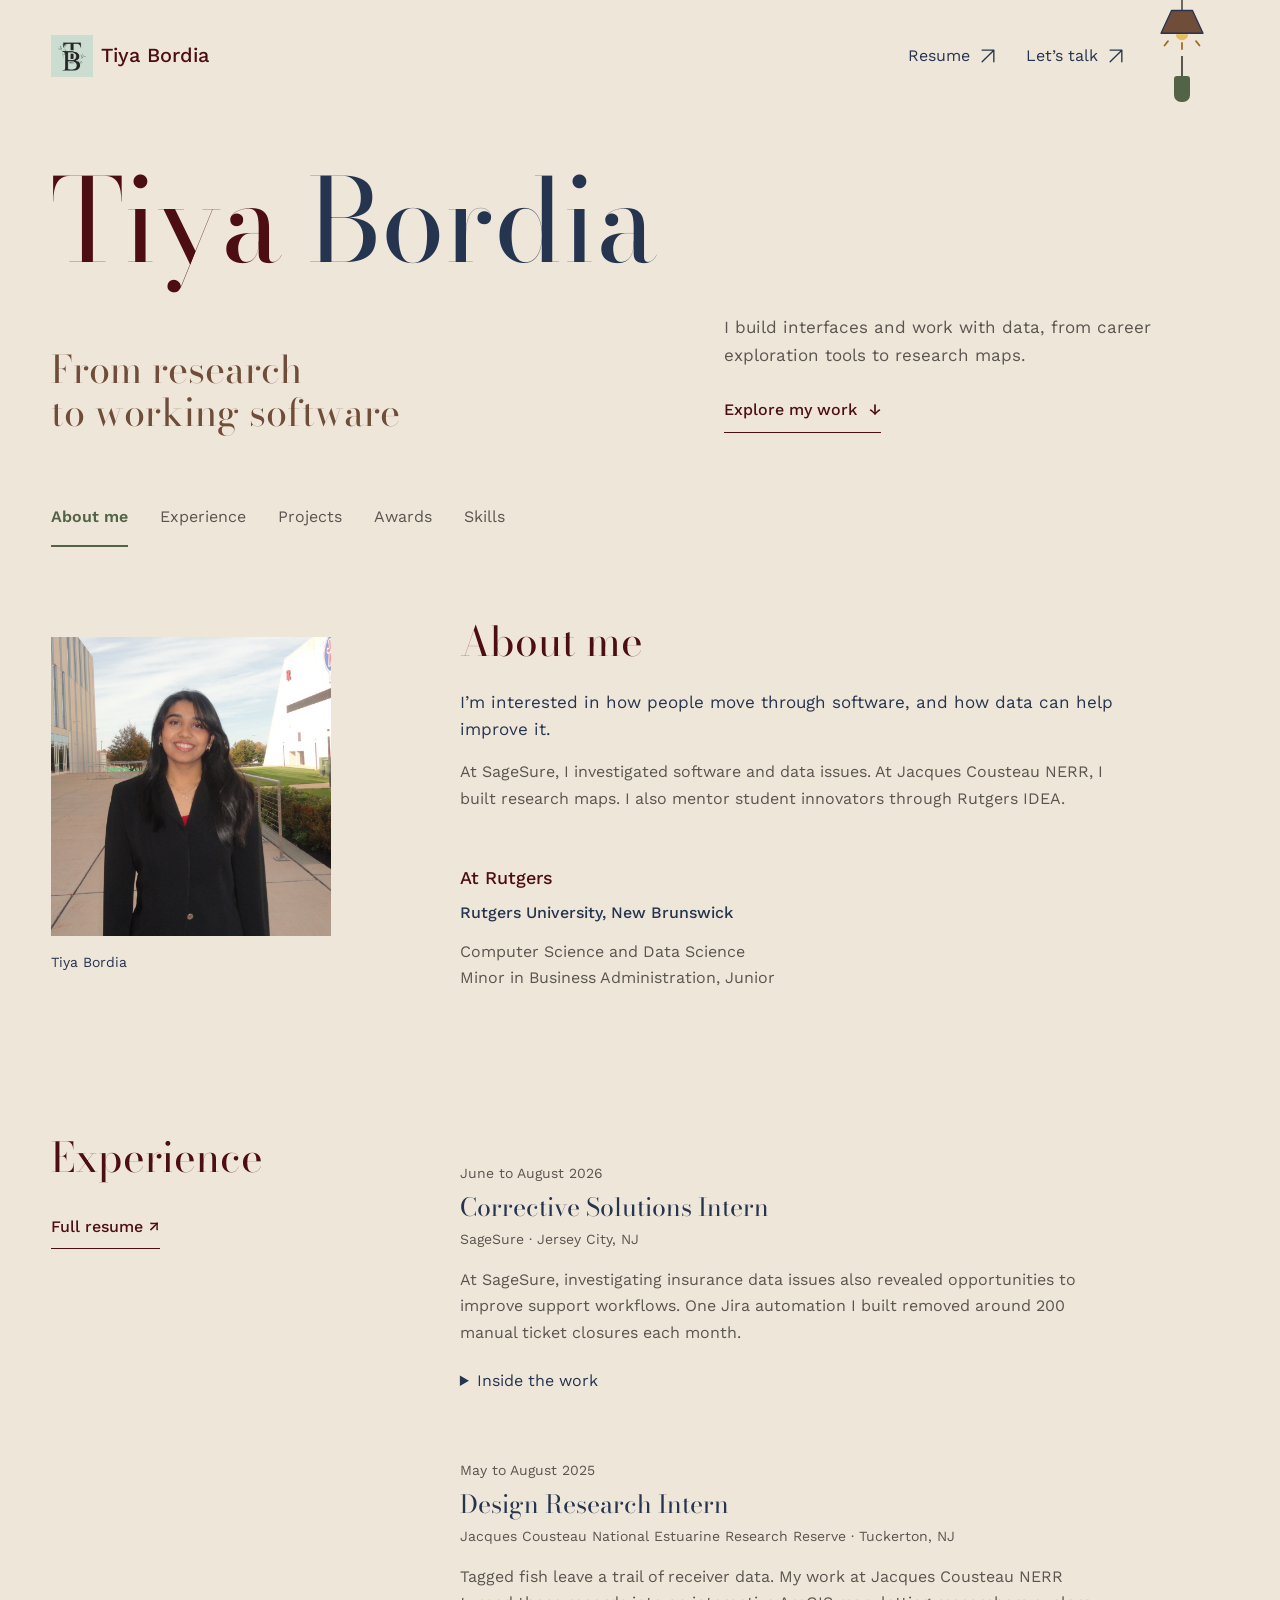
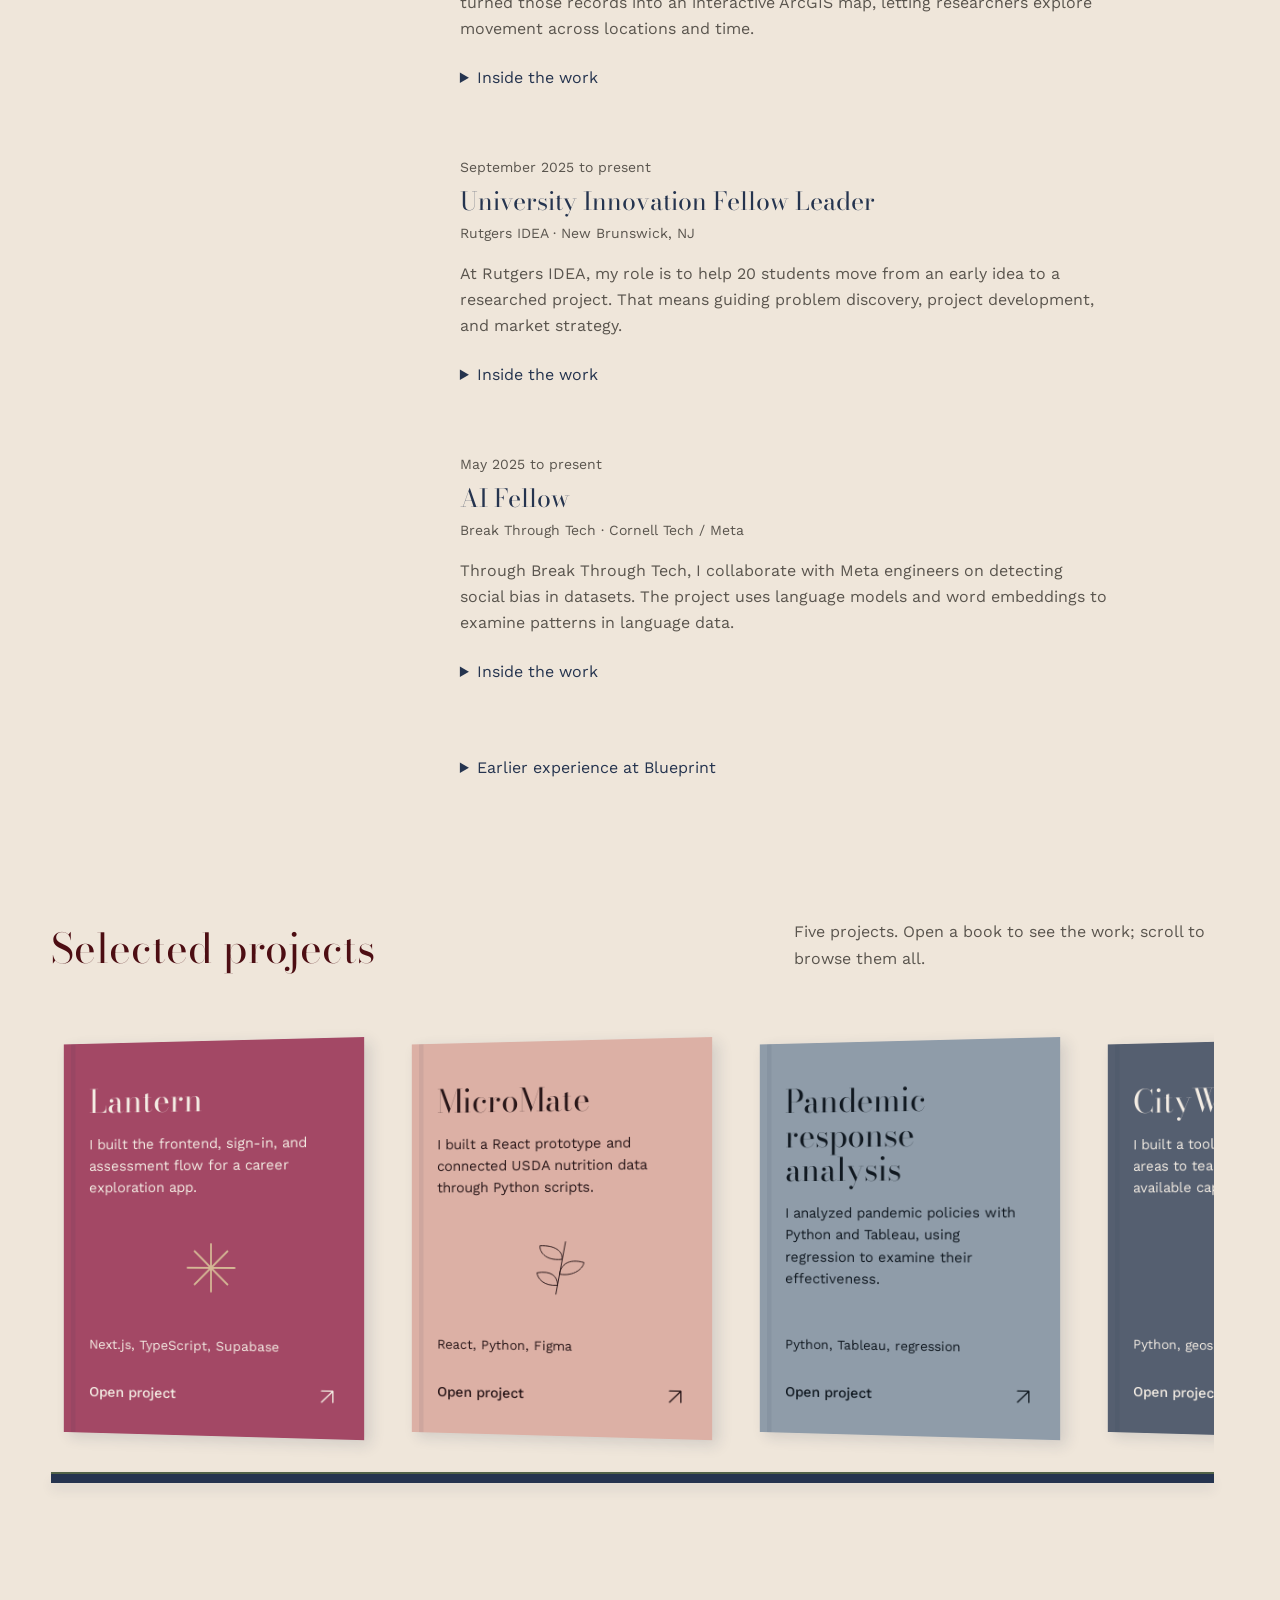
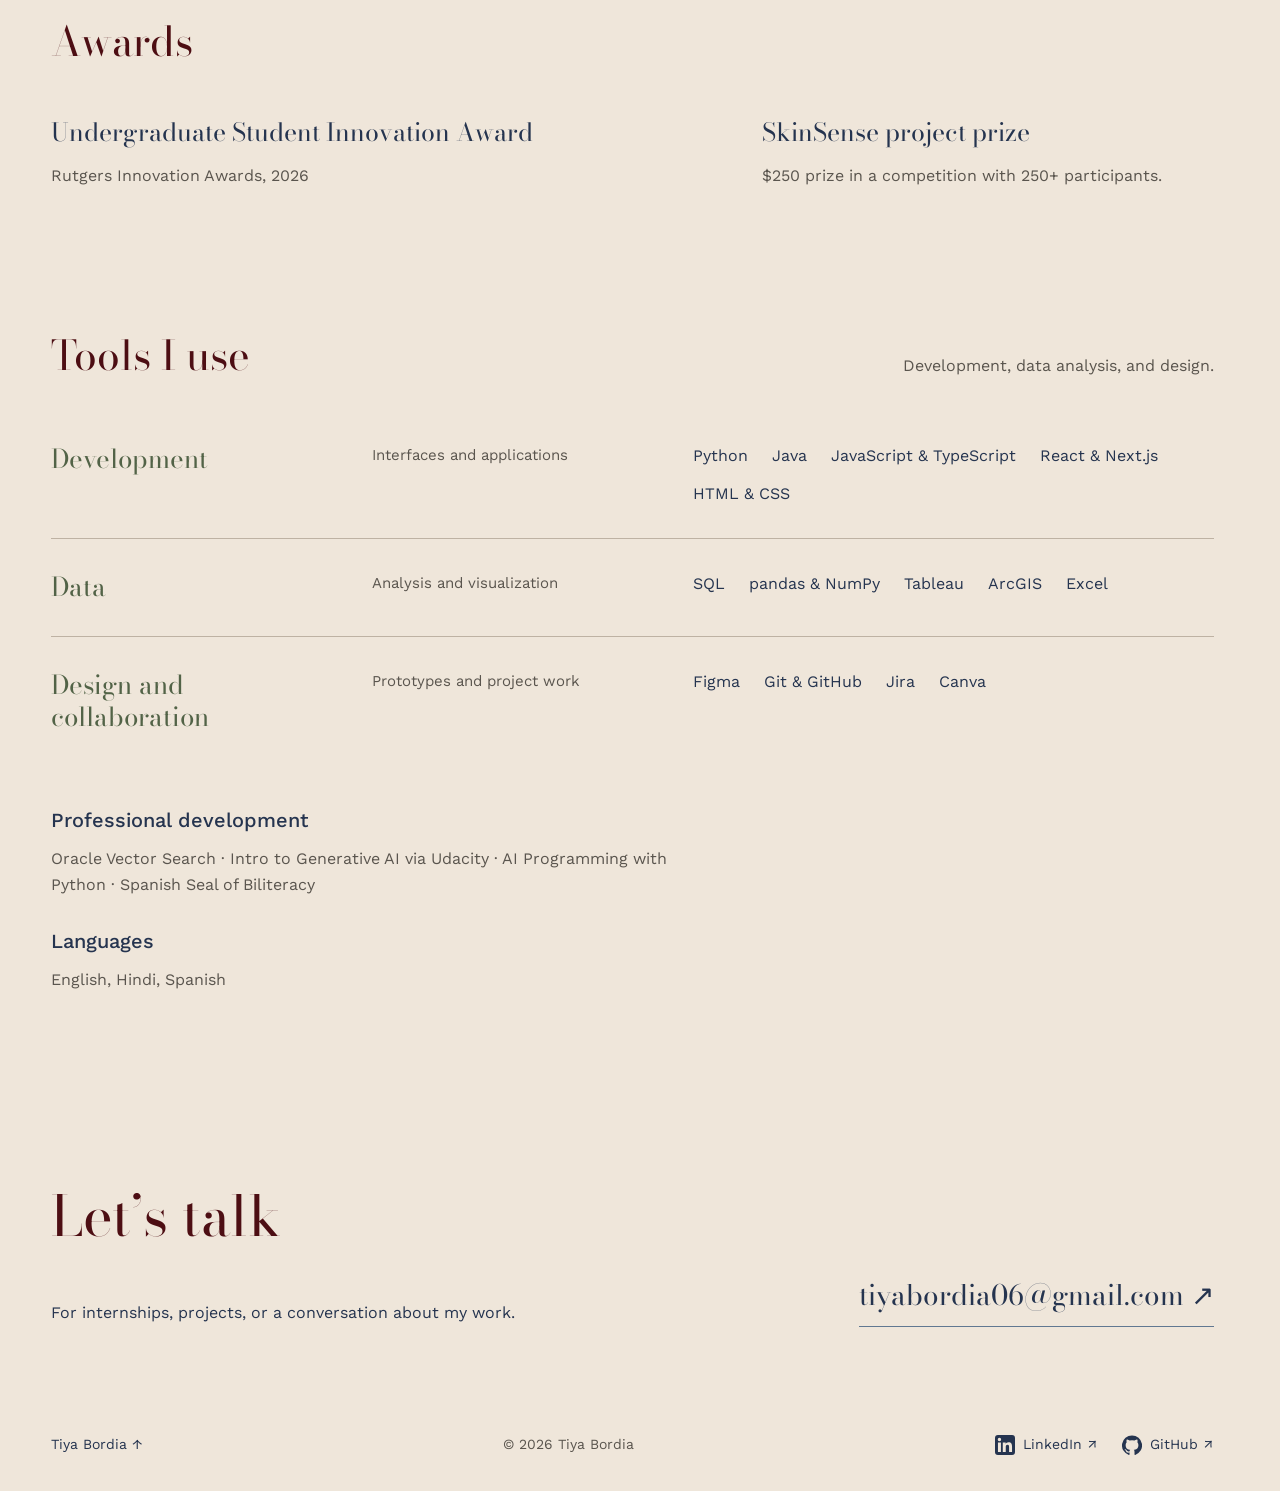
<file: index.html>
<!doctype html>
<html data-palette="mashup" data-mode="light" data-toolkit="ledger" lang="en">
<head>
  <meta charset="utf-8">
  <meta name="viewport" content="width=device-width,initial-scale=1,viewport-fit=cover">
  <meta name="theme-color" content="#EFE6DA">
  <meta name="description" content="Tiya Bordia: Rutgers Computer Science and Data Science student. Explore my work in product design, development, and data analysis.">
  <title>Tiya Bordia: Selected work</title>
  <link rel="icon" href="./assets/Image7.png">
  <link rel="preconnect" href="https://fonts.googleapis.com">
  <link rel="preconnect" href="https://fonts.gstatic.com" crossorigin>
  <link rel="stylesheet" href="./styles/library.css?v=emil1">
  <script src="./scripts/section-index.js" defer></script>
  <link rel="stylesheet" href="./styles/project-dialog.css?v=emil1">
  <script src="./scripts/project-dialog.js?v=clarify1" defer></script>
  <link rel="stylesheet" href="./styles/toolkit-ledger.css?v=clean-1">
  <link rel="stylesheet" href="./styles/theme-variations.css?v=clean-1">
  <script src="./scripts/appearance.js?v=theme2" defer></script>
  <link rel="stylesheet" href="./styles/appearance.css?v=emil1">
<link rel="stylesheet" href="./styles/editorial-cleanup.css?v=layout2"><link rel="stylesheet" href="./styles/responsive.css?v=type2"></head>
<body>
  
  <a class="skip-link" href="#main">Skip to content</a>
  <header class="site-header home-header wrap"><div class="appearance-dock"><button class="light-switch" type="button" role="switch" aria-checked="false" aria-label="Dark mode" title="Pull to turn the light on or off"><svg class="cord-lamp" viewBox="0 0 64 64" fill="none" aria-hidden="true"><path class="lamp-stem" d="M32 0v12"/><path class="lamp-shade" d="M20 12h24l12 26H8Z"/><path class="lamp-bulb" d="M25 39a7 7 0 0 0 14 0Z"/><path class="lamp-rays" d="M16 47l-4 5m20-3v7m16-9 4 5"/></svg><span class="pull-cord" aria-hidden="true"></span><span class="pull-handle" aria-hidden="true"></span><span class="visually-hidden">Dark mode</span></button></div>
    <a class="wordmark" href="#home"><img class="brand-logo" src="./assets/Image7.png" alt="" width="48" height="62"><span>Tiya Bordia</span></a>
    <nav class="header-links" aria-label="Quick links">
      <a href="./assets/Tiya%20Bordia_resume.pdf" target="_blank" rel="noopener noreferrer">Resume <svg class="icon" viewBox="0 0 24 24" fill="none" aria-hidden="true"><path d="M5 19 19 5M5 5h14v14"/></svg></a>
      <a href="mailto:tiyabordia06@gmail.com">Let’s talk <svg class="icon" viewBox="0 0 24 24" fill="none" aria-hidden="true"><path d="M5 19 19 5M5 5h14v14"/></svg></a>
    </nav>
  </header>
  <main id="main">
    <section class="hero wrap hero-redesign" id="home" aria-labelledby="name-title">
      <h1 id="name-title" class="animated-name" aria-label="Tiya Bordia"><span aria-hidden="true"><span class="name-letter" style="--letter-delay:0ms">T</span><span class="name-letter" style="--letter-delay:75ms">i</span><span class="name-letter" style="--letter-delay:150ms">y</span><span class="name-letter" style="--letter-delay:225ms">a</span><span class="name-letter" style="--letter-delay:300ms">&#160;</span><span class="name-letter surname-letter" style="--letter-delay:375ms">B</span><span class="name-letter surname-letter" style="--letter-delay:450ms">o</span><span class="name-letter surname-letter" style="--letter-delay:525ms">r</span><span class="name-letter surname-letter" style="--letter-delay:600ms">d</span><span class="name-letter surname-letter" style="--letter-delay:675ms">i</span><span class="name-letter surname-letter" style="--letter-delay:750ms">a</span></span></h1>
      <div class="hero-bottom">
        <p class="hero-tagline">From research<br>to working software</p>
        <div class="hero-copy"><p class="hero-intro">I build interfaces and work with data, from career exploration tools to research maps.</p>
          <a class="text-action" href="#collection">Explore my work <span aria-hidden="true">↓</span></a>
        </div>
      </div>
    </section>
    <div class="section-index-shell">
      <nav class="section-index wrap" aria-label="Portfolio sections">
        <a href="#about" class="section-tab is-active" aria-current="location">About me</a>
        <a href="#archive" class="section-tab">Experience</a>
        <a href="#collection" class="section-tab">Projects</a>
        <a href="#awards" class="section-tab">Awards</a>
        <a href="#skills" class="section-tab">Skills</a>
      </nav>
    </div>
    <section class="about section" id="about" aria-labelledby="about-title"><div class="wrap about-layout"><figure class="about-photo"><div class="portrait-frame"><img src="./assets/tiya-portrait.jpg" alt="Tiya Bordia outdoors at Rutgers" width="1536" height="2048" loading="lazy"></div><figcaption>Tiya Bordia</figcaption></figure><div><h2 id="about-title">About me</h2><p class="about-lead">I’m interested in how people move through software, and how data can help improve it.</p><p>At SageSure, I investigated software and data issues. At Jacques Cousteau NERR, I built research maps. I also mentor student innovators through Rutgers IDEA.</p><div class="about-education" id="education" aria-labelledby="education-title"><h3 id="education-title">At Rutgers</h3><p class="education-university">Rutgers University, New Brunswick</p><p>Computer Science and Data Science<br>Minor in Business Administration, Junior</p></div></div></div></section>
    <section class="section experience wrap" id="archive" aria-labelledby="experience-title">
      <div class="section-heading"><h2 id="experience-title">Experience</h2><a class="text-action" href="./assets/Tiya%20Bordia_resume.pdf" target="_blank" rel="noopener noreferrer">Full resume ↗</a></div>
      <div class="experience-list"><article class="experience-row"><p class="experience-date">June to August 2026</p><div><h3>Corrective Solutions Intern</h3><p class="experience-company">SageSure · Jersey City, NJ</p><p class="experience-highlight">At SageSure, investigating insurance data issues also revealed opportunities to improve support workflows. One Jira automation I built removed around 200 manual ticket closures each month.</p><details class="role-details"><summary aria-label="Read more about my work at SageSure">Inside the work</summary><div class="experience-stories"><section><h4>Making ticket reviews more useful</h4><p>An AI-assisted evaluation tool became a way to look beyond individual tickets. My work on its design and evaluation covered 700 tickets, identifying 100 cases linked to agent misunderstandings and producing a reusable evaluation framework.</p></section><section><h4>Removing repetitive work</h4><p>Resolved tickets still needed manual closure. A Jira workflow I built automated around 200 of those closures each month.</p></section><section><h4>Following an issue through to a fix</h4><p>Investigations combined SQL queries, XML analysis, and validation tools. From there, the work continued through Jira documentation and collaboration with the team to test and verify fixes.</p></section></div></details></div></article><article class="experience-row"><p class="experience-date">May to August 2025</p><div><h3>Design Research Intern</h3><p class="experience-company">Jacques Cousteau National Estuarine Research Reserve · Tuckerton, NJ</p><p class="experience-highlight">Tagged fish leave a trail of receiver data. My work at Jacques Cousteau NERR turned those records into an interactive ArcGIS map, letting researchers explore movement across locations and time.</p><details class="role-details"><summary aria-label="Read more about my work at Jacques Cousteau NERR">Inside the work</summary><div class="experience-stories"><section><h4>Making movement visible</h4><p>The ArcGIS map brought together time-enabled layers, species styling, and dynamic labels. These choices made it possible to follow movement over time and explore differences between species.</p></section><section><h4>Keeping the map grounded in the research</h4><p>Collaboration shaped both the data checks and its presentation. Accuracy mattered as much as the interface: the map needed to support conversations about species behavior and estuarine habitats.</p></section></div></details></div></article><article class="experience-row"><p class="experience-date">September 2025 to present</p><div><h3>University Innovation Fellow Leader</h3><p class="experience-company">Rutgers IDEA · New Brunswick, NJ</p><p class="experience-highlight">At Rutgers IDEA, my role is to help 20 students move from an early idea to a researched project. That means guiding problem discovery, project development, and market strategy.</p><details class="role-details"><summary aria-label="Read more about my work at Rutgers IDEA">Inside the work</summary><div class="experience-stories"><section><h4>Building a place to practice</h4><p>The curriculum I designed connects analytics and design thinking with hands-on project work. Students have opportunities to develop their ideas and put what they learn into practice.</p></section><section><h4>Helping more students find the program</h4><p>Events, ambassador outreach, email campaigns, and digital content helped more students find the program. My work across those efforts contributed to a 40% increase in visibility and student engagement.</p></section><section><h4>Where I started</h4><p>This work began with an IDEA Fellowship from September 2024 to May 2025. Projects explored AI and GIS approaches to climate resilience, alongside sustainability product strategies and research presentations to stakeholders.</p></section></div></details></div></article><article class="experience-row"><p class="experience-date">May 2025 to present</p><div><h3>AI Fellow</h3><p class="experience-company">Break Through Tech · Cornell Tech / Meta</p><p class="experience-highlight">Through Break Through Tech, I collaborate with Meta engineers on detecting social bias in datasets. The project uses language models and word embeddings to examine patterns in language data.</p><details class="role-details"><summary aria-label="Read more about my work at Break Through Tech">Inside the work</summary><div class="experience-stories"><section><h4>Looking for bias in language</h4><p>Our project, Finding Dataset Bias using Language Models, uses word embeddings and NLP to detect and analyze social bias in datasets.</p></section><section><h4>Learning through a research team</h4><p>Selection from more than 1,500 applicants opened the door to a 12-month AI fellowship, with technical learning grounded in collaborative project work.</p></section></div></details></div></article><details class="earlier-experience"><summary>Earlier experience at Blueprint</summary><h3>Frontend Fellowship</h3><p>October to December 2024 · New Brunswick, NJ</p><p>A stock-tracking application became my introduction to frontend development. Live API data provided practice with React components, state management, and interfaces that respond to changing information.</p><h3>Product Management</h3><p>October to December 2024</p><p>A team project focused on shaping a connection-building app in Figma. Market research and competitor analysis informed the first version; feedback surveys guided the next design revisions.</p></details></div></section>
    <section class="projects section wrap" id="collection" aria-labelledby="projects-title">
      <div class="section-heading"><h2 id="projects-title">Selected projects</h2><p>Five projects. Open a book to see the work; scroll to browse them all.</p></div>
      <ol class="project-shelf" aria-label="Projects, scroll to browse" tabindex="0">
        <li class="book-item">
          <a class="book book-burgundy" href="./projects/lantern.html" aria-labelledby="lantern-title lantern-action" aria-describedby="lantern-contribution">
            <span class="book-binding" aria-hidden="true"></span>
            
            <h3 class="book-title" id="lantern-title">Lantern</h3>
            <p class="book-contribution" id="lantern-contribution">I built the frontend, sign-in, and assessment flow for a career exploration app.</p>
            <span class="book-art"><svg class="cover-star" viewBox="0 0 100 100" fill="none" aria-hidden="true"><path d="M50 7v86M7 50h86M20 20l60 60M20 80l60-60"/></svg></span>
            <span class="book-tools">Next.js, TypeScript, Supabase</span>
            <span class="book-action" id="lantern-action">Open project <svg class="icon" viewBox="0 0 24 24" fill="none" aria-hidden="true"><path d="M5 19 19 5M5 5h14v14"/></svg></span>
          </a>
        </li><li class="book-item">
          <a class="book book-clay" href="./projects/micromate.html" aria-labelledby="micromate-title micromate-action" aria-describedby="micromate-contribution">
            <span class="book-binding" aria-hidden="true"></span>
            
            <h3 class="book-title" id="micromate-title">MicroMate</h3>
            <p class="book-contribution" id="micromate-contribution">I built a React prototype and connected USDA nutrition data through Python scripts.</p>
            <span class="book-art"><svg class="cover-plant" viewBox="0 0 100 100" fill="none" aria-hidden="true"><path d="M44 94 60 8M54 37C25 40 17 23 18 15c25-1 38 9 36 22ZM50 61C74 65 89 51 90 42c-25-7-38 4-40 19ZM47 79C24 81 14 68 13 59c23-4 34 5 34 20Z"/></svg></span>
            <span class="book-tools">React, Python, Figma</span>
            <span class="book-action" id="micromate-action">Open project <svg class="icon" viewBox="0 0 24 24" fill="none" aria-hidden="true"><path d="M5 19 19 5M5 5h14v14"/></svg></span>
          </a>
        </li><li class="book-item">
          <a class="book book-teal" href="./projects/covid-research.html" aria-labelledby="covid-research-title covid-research-action" aria-describedby="covid-research-contribution">
            <span class="book-binding" aria-hidden="true"></span>
            
            <h3 class="book-title" id="covid-research-title">Pandemic response analysis</h3>
            <p class="book-contribution" id="covid-research-contribution">I analyzed pandemic policies with Python and Tableau, using regression to examine their effectiveness.</p>
            <span class="book-art"></span>
            <span class="book-tools">Python, Tableau, regression</span>
            <span class="book-action" id="covid-research-action">Open project <svg class="icon" viewBox="0 0 24 24" fill="none" aria-hidden="true"><path d="M5 19 19 5M5 5h14v14"/></svg></span>
          </a>
        </li><li class="book-item">
          <a class="book book-navy" href="./projects/citywatch.html" aria-labelledby="citywatch-title citywatch-action" aria-describedby="citywatch-contribution">
            <span class="book-binding" aria-hidden="true"></span>
            
            <h3 class="book-title" id="citywatch-title">CityWatch</h3>
            <p class="book-contribution" id="citywatch-contribution">I built a tool that assigns inspection areas to teams based on risk and available capacity.</p>
            <span class="book-art"><svg class="cover-plant" viewBox="0 0 100 100" fill="none" aria-hidden="true"><path d="M44 94 60 8M54 37C25 40 17 23 18 15c25-1 38 9 36 22ZM50 61C74 65 89 51 90 42c-25-7-38 4-40 19ZM47 79C24 81 14 68 13 59c23-4 34 5 34 20Z"/></svg></span>
            <span class="book-tools">Python, geospatial data</span>
            <span class="book-action" id="citywatch-action">Open project <svg class="icon" viewBox="0 0 24 24" fill="none" aria-hidden="true"><path d="M5 19 19 5M5 5h14v14"/></svg></span>
          </a>
        </li><li class="book-item"><a class="book book-moss" href="./projects/focus.html" aria-labelledby="focus-title focus-action" aria-describedby="focus-contribution"><span class="book-binding" aria-hidden="true"></span><h3 class="book-title" id="focus-title">Pomodoro Timer</h3><p class="book-contribution" id="focus-contribution">I built a productivity app with Spotify integration, task management, and customizable settings.</p><span class="book-art"><svg class="cover-clock" viewBox="0 0 100 100" fill="none" aria-hidden="true"><circle cx="50" cy="50" r="41"/><path d="M50 22v28l23 14"/></svg></span><span class="book-tools">React, JavaScript, Spotify API</span><span class="book-action" id="focus-action">Open project ↗</span></a></li></ol>
      <div class="shelf-edge" aria-hidden="true"></div>
    </section>
    <section class="section awards wrap" id="awards" aria-labelledby="awards-title"><div class="section-heading"><h2 id="awards-title">Awards</h2></div><div class="award-list"><article><h3>Undergraduate Student Innovation Award</h3><p>Rutgers Innovation Awards, 2026</p></article><article><h3>SkinSense project prize</h3><p>$250 prize in a competition with 250+ participants.</p></article></div></section>
    <section class="section skills wrap" id="skills" aria-labelledby="skills-title"><div class="section-heading"><h2 id="skills-title">Tools I use</h2><p>Development, data analysis, and design.</p></div><div class="skill-columns"><article class="toolkit-card"><h3>Development</h3><p class="toolkit-card-note">Interfaces and applications</p><ul><li>Python</li><li>Java</li><li>JavaScript &amp; TypeScript</li><li>React &amp; Next.js</li><li>HTML &amp; CSS</li></ul></article><article class="toolkit-card"><h3>Data</h3><p class="toolkit-card-note">Analysis and visualization</p><ul><li>SQL</li><li>pandas &amp; NumPy</li><li>Tableau</li><li>ArcGIS</li><li>Excel</li></ul></article><article class="toolkit-card"><h3>Design and collaboration</h3><p class="toolkit-card-note">Prototypes and project work</p><ul><li>Figma</li><li>Git &amp; GitHub</li><li>Jira</li><li>Canva</li></ul></article></div><div class="additional-skills"><h3>Professional development</h3><p>Oracle Vector Search · Intro to Generative AI via Udacity · AI Programming with Python · Spanish Seal of Biliteracy</p><h3>Languages</h3><p>English, Hindi, Spanish</p></div></section>
    <section class="contact section" id="contact" aria-labelledby="contact-title"><div class="wrap"><h2 id="contact-title">Let’s talk</h2><div class="contact-bottom"><p>For internships, projects, or a conversation about my work.</p><a href="mailto:tiyabordia06@gmail.com">tiyabordia06@gmail.com ↗</a></div></div></section>
  </main>
  <footer class="site-footer wrap"><a href="#home">Tiya Bordia ↑</a><p>© 2026 Tiya Bordia</p><nav aria-label="Social links"><a href="https://www.linkedin.com/in/tiya-bordia-158036288" target="_blank" rel="noopener noreferrer"><svg class="social-logo" viewBox="0 0 24 24" aria-hidden="true" fill="currentColor"><path d="M20.45 0H3.55A3.55 3.55 0 0 0 0 3.55v16.9A3.55 3.55 0 0 0 3.55 24h16.9A3.55 3.55 0 0 0 24 20.45V3.55A3.55 3.55 0 0 0 20.45 0ZM7.12 20.45H3.56V9h3.56ZM5.34 7.43a2.06 2.06 0 1 1 0-4.12 2.06 2.06 0 0 1 0 4.12Zm15.11 13.02h-3.56v-5.57c0-1.33-.02-3.04-1.85-3.04-1.85 0-2.13 1.45-2.13 2.94v5.67H9.35V9h3.42v1.56h.05c.48-.9 1.64-1.85 3.37-1.85 3.6 0 4.26 2.37 4.26 5.45Z"/></svg><span>LinkedIn ↗</span></a><a href="https://github.com/TiyaB-debug" target="_blank" rel="noopener noreferrer"><svg class="social-logo" viewBox="0 0 24 24" aria-hidden="true" fill="currentColor"><path d="M12 .5a12 12 0 0 0-3.79 23.39c.6.11.82-.26.82-.58v-2.23c-3.34.73-4.04-1.42-4.04-1.42-.55-1.39-1.34-1.76-1.34-1.76-1.09-.75.08-.73.08-.73 1.21.09 1.85 1.24 1.85 1.24 1.07 1.84 2.81 1.31 3.5 1 .11-.78.42-1.31.76-1.61-2.67-.3-5.47-1.34-5.47-5.93 0-1.31.47-2.38 1.24-3.22-.12-.3-.54-1.52.12-3.18 0 0 1.01-.32 3.3 1.23a11.5 11.5 0 0 1 6 0c2.29-1.55 3.3-1.23 3.3-1.23.66 1.66.24 2.88.12 3.18.77.84 1.24 1.91 1.24 3.22 0 4.6-2.81 5.62-5.49 5.92.43.37.82 1.1.82 2.22v3.3c0 .32.22.7.83.58A12 12 0 0 0 12 .5Z"/></svg><span>GitHub ↗</span></a></nav></footer>
</body>
</html>
</file>
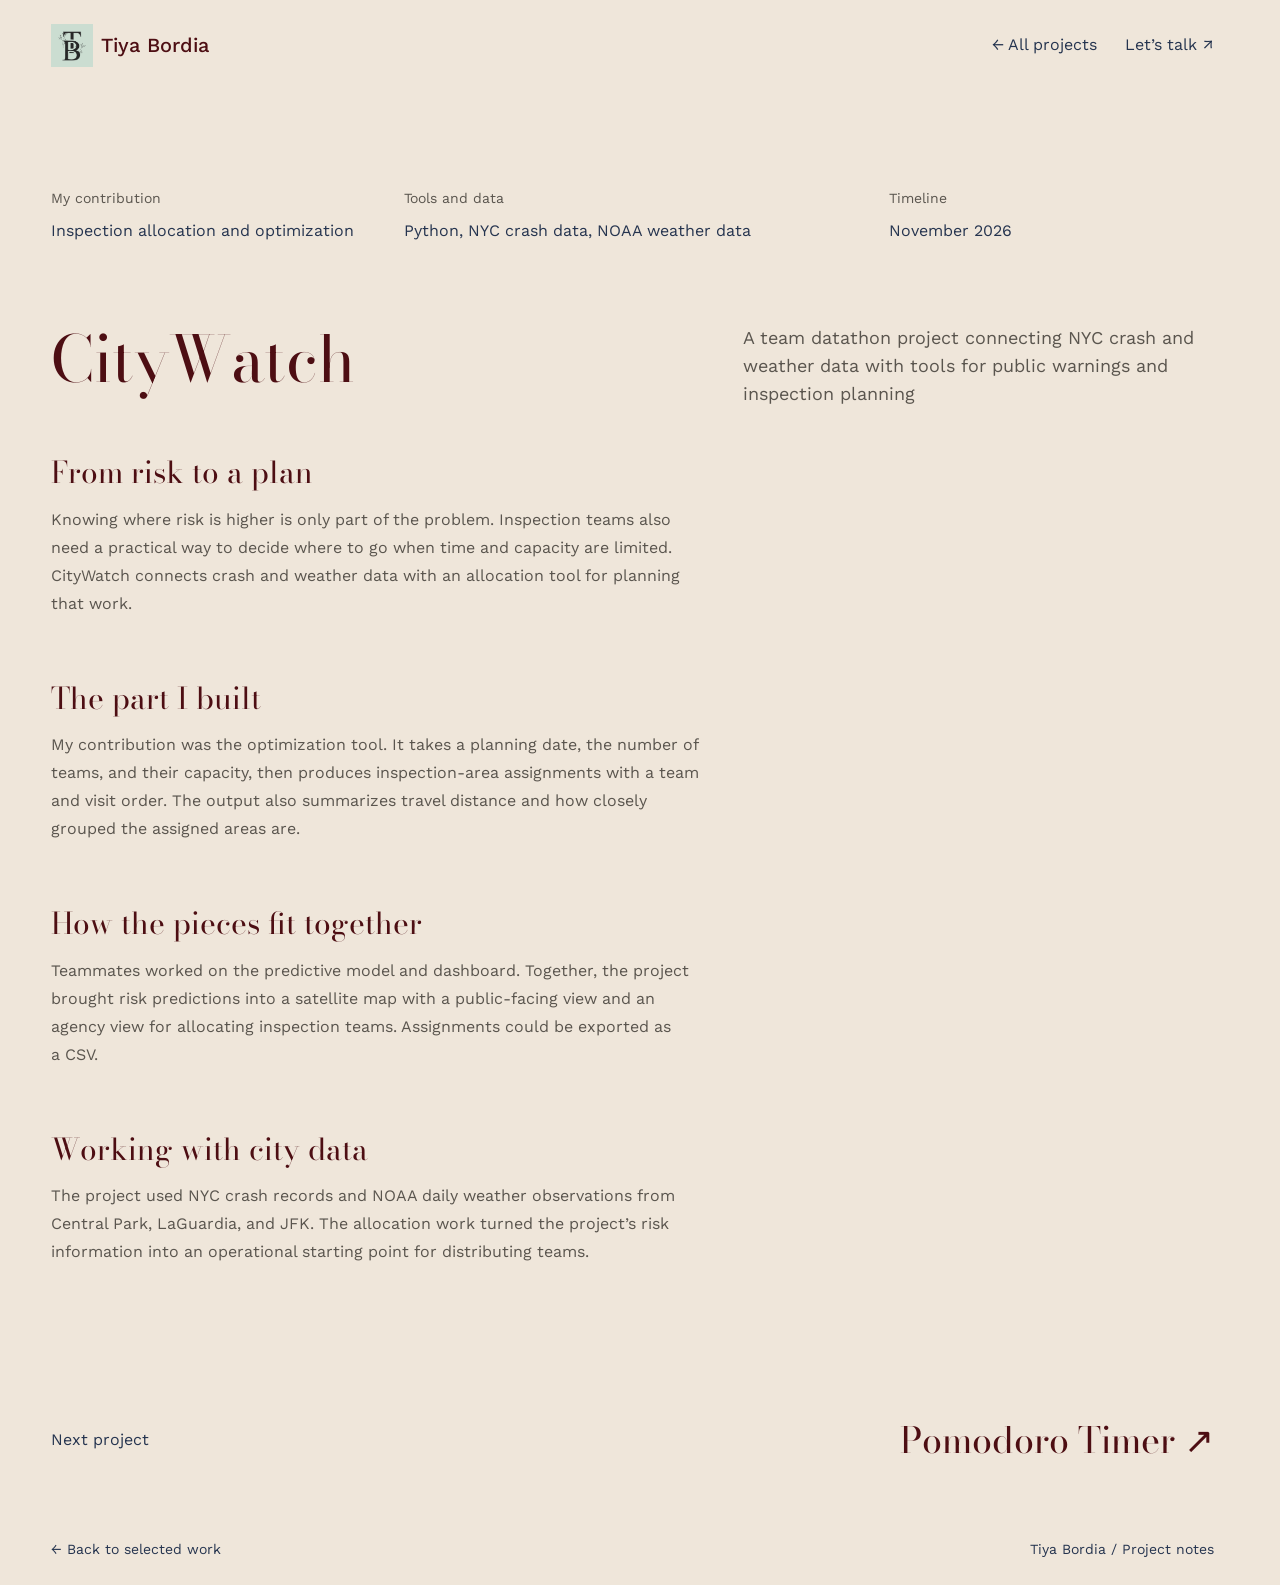
<file: projects/citywatch.html>
<!doctype html><html lang="en" data-palette="mashup"><head><meta charset="UTF-8"><meta name="viewport" content="width=device-width, initial-scale=1, viewport-fit=cover"><title>CityWatch: Tiya Bordia</title><meta name="description" content="A team datathon project connecting NYC crash and weather data with inspection planning."><link rel="stylesheet" href="../styles/library.css"><link rel="stylesheet" href="../styles/theme-variations.css?v=clean-1"><script src="../scripts/appearance.js?v=theme2" defer></script><link rel="stylesheet" href="../styles/editorial-cleanup.css?v=layout2"><link rel="stylesheet" href="../styles/responsive.css?v=type2"></head><body class="library-reading"><a class="skip-link" href="#main">Skip to content</a><header class="site-header"><a class="wordmark" href="../index.html"><img class="brand-logo" src="../assets/Image7.png" alt="" width="48" height="62"><span>Tiya Bordia</span></a><nav aria-label="Project navigation"><a href="../index.html#collection">← All projects</a><a href="mailto:tiyabordia06@gmail.com">Let’s talk ↗</a></nav></header><main id="main" class="case-study wrap case-redesign"><h1>CityWatch</h1><p class="case-intro">A team datathon project connecting NYC crash and weather data with tools for public warnings and inspection planning</p><dl class="case-facts"><div><dt>My contribution</dt><dd>Inspection allocation and optimization</dd></div><div><dt>Tools and data</dt><dd>Python, NYC crash data, NOAA weather data</dd></div><div><dt>Timeline</dt><dd>November 2026</dd></div></dl><div class="case-body"><div><section><h2>From risk to a plan</h2><p>Knowing where risk is higher is only part of the problem. Inspection teams also need a practical way to decide where to go when time and capacity are limited. CityWatch connects crash and weather data with an allocation tool for planning that work.</p></section><section><h2>The part I built</h2><p>My contribution was the optimization tool. It takes a planning date, the number of teams, and their capacity, then produces inspection-area assignments with a team and visit order. The output also summarizes travel distance and how closely grouped the assigned areas are.</p></section><section><h2>How the pieces fit together</h2><p>Teammates worked on the predictive model and dashboard. Together, the project brought risk predictions into a satellite map with a public-facing view and an agency view for allocating inspection teams. Assignments could be exported as a CSV.</p></section><section><h2>Working with city data</h2><p>The project used NYC crash records and NOAA daily weather observations from Central Park, LaGuardia, and JFK. The allocation work turned the project’s risk information into an operational starting point for distributing teams.</p></section></div></div><a class="next-project" href="./focus.html"><span>Next project</span><span>Pomodoro Timer ↗</span></a></main><footer class="wrap"><a href="../index.html#collection">← Back to selected work</a><p>Tiya Bordia / Project notes</p></footer></body></html>
</file>
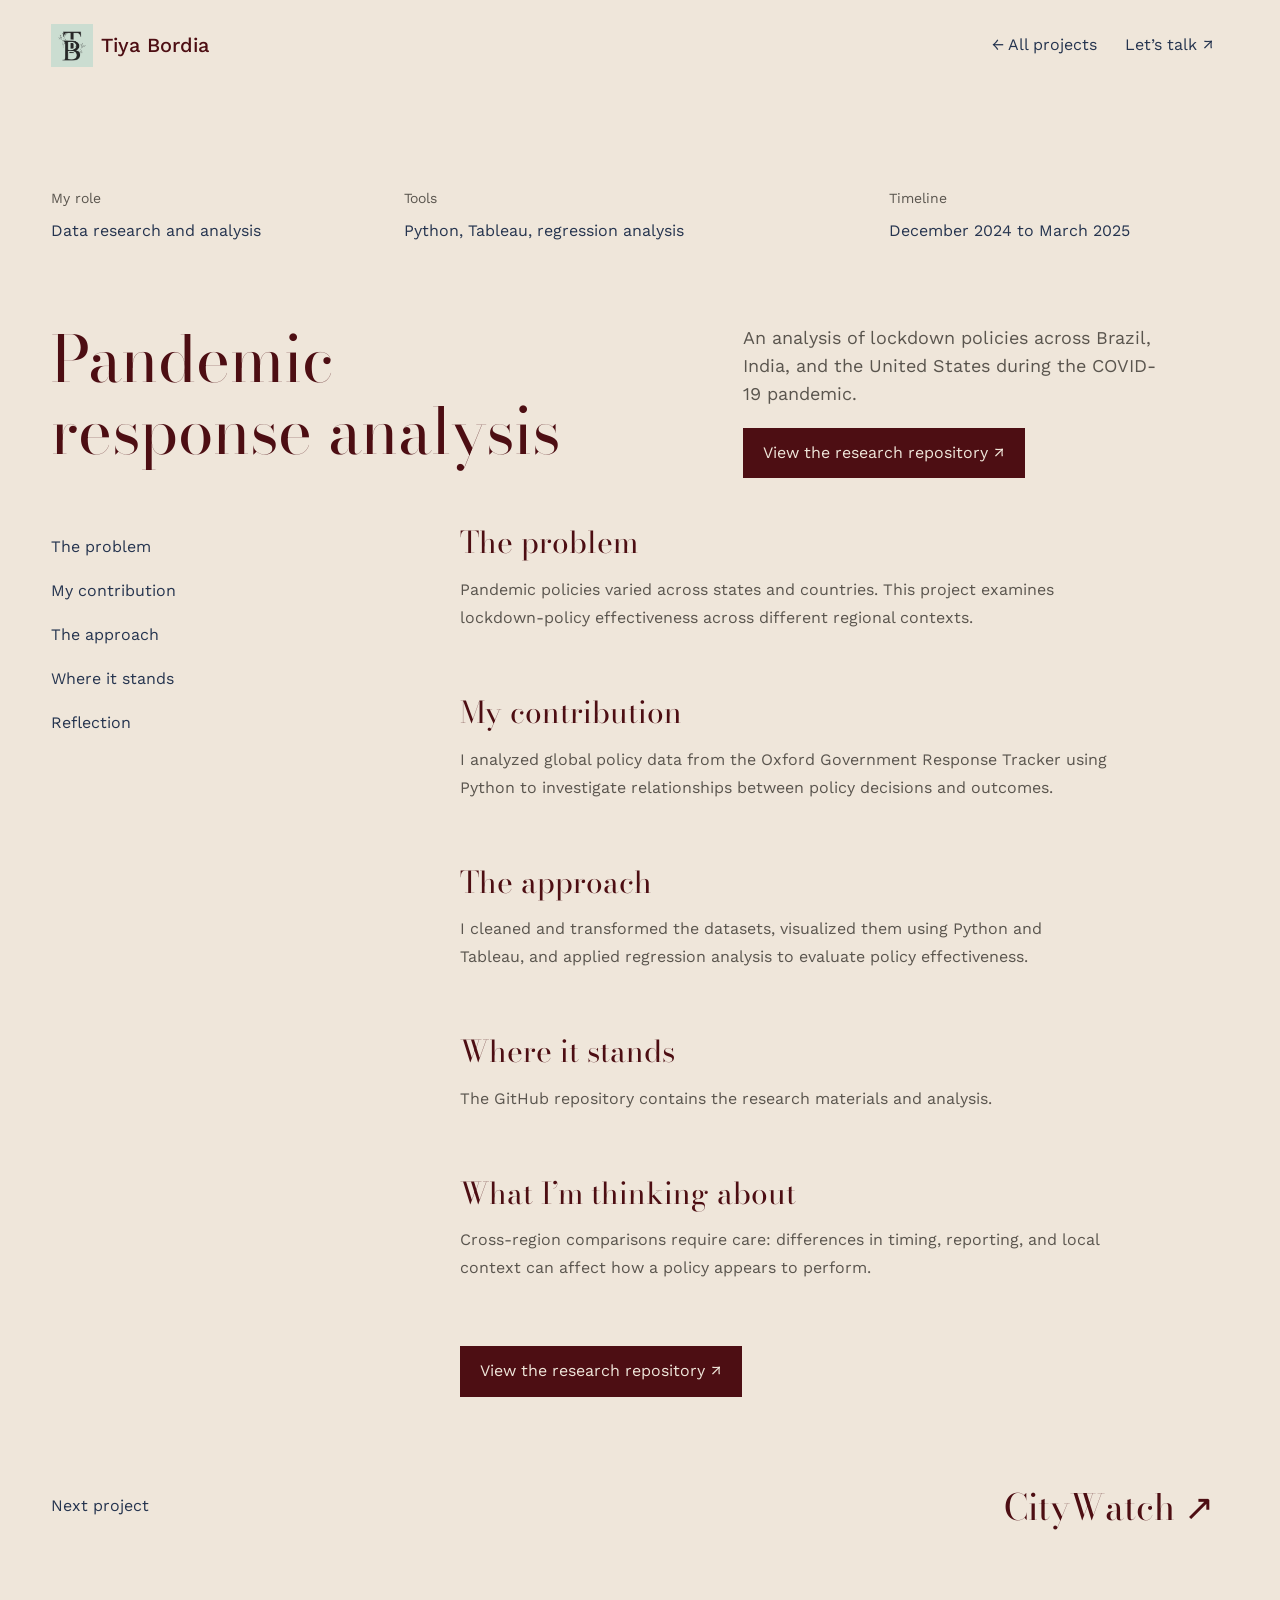
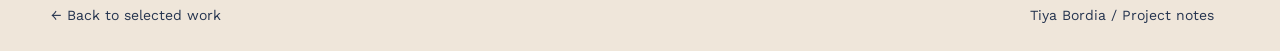
<file: projects/covid-research.html>
<!doctype html><html lang="en" data-palette="mashup"><head><meta charset="UTF-8"><meta name="viewport" content="width=device-width, initial-scale=1, viewport-fit=cover"><title>Pandemic response analysis: Tiya Bordia</title><meta name="description" content="An analysis of lockdown policies across Brazil, India, and the United States during the COVID-19 pandemic."><link rel="stylesheet" href="../styles/library.css"><link rel="stylesheet" href="../styles/theme-variations.css?v=clean-1"><script src="../scripts/appearance.js?v=theme2" defer></script><link rel="stylesheet" href="../styles/editorial-cleanup.css?v=layout2"><link rel="stylesheet" href="../styles/responsive.css?v=type2"></head><body class="library-reading"><a class="skip-link" href="#main">Skip to content</a><header class="site-header"><a class="wordmark" href="../index.html"><img class="brand-logo" src="../assets/Image7.png" alt="" width="48" height="62"><span>Tiya Bordia</span></a><nav aria-label="Project navigation"><a href="../index.html#collection">← All projects</a><a href="mailto:tiyabordia06@gmail.com">Let’s talk ↗</a></nav></header><main id="main" class="case-study wrap case-redesign"><h1>Pandemic response analysis</h1><p class="case-intro">An analysis of lockdown policies across Brazil, India, and the United States during the COVID-19 pandemic.</p><div class="case-entry"><a class="button" href="https://github.com/TiyaB-debug/CIC_CovidResearch" target="_blank" rel="noopener noreferrer">View the research repository ↗</a></div><dl class="case-facts"><div><dt>My role</dt><dd>Data research and analysis</dd></div><div><dt>Tools</dt><dd>Python, Tableau, regression analysis</dd></div><div><dt>Timeline</dt><dd>December 2024 to March 2025</dd></div></dl><div class="case-body"><aside><a href="#problem">The problem</a><a href="#contribution">My contribution</a><a href="#approach">The approach</a><a href="#outcome">Where it stands</a><a href="#reflection">Reflection</a></aside><div><section id="problem"><h2>The problem</h2><p>Pandemic policies varied across states and countries. This project examines lockdown-policy effectiveness across different regional contexts.</p></section><section id="contribution"><h2>My contribution</h2><p>I analyzed global policy data from the Oxford Government Response Tracker using Python to investigate relationships between policy decisions and outcomes.</p></section><section id="approach"><h2>The approach</h2><p>I cleaned and transformed the datasets, visualized them using Python and Tableau, and applied regression analysis to evaluate policy effectiveness.</p></section><section id="outcome"><h2>Where it stands</h2><p>The GitHub repository contains the research materials and analysis.</p></section><section id="reflection"><h2>What I’m thinking about</h2><p>Cross-region comparisons require care: differences in timing, reporting, and local context can affect how a policy appears to perform.</p></section><a class="button" href="https://github.com/TiyaB-debug/CIC_CovidResearch" target="_blank" rel="noopener noreferrer">View the research repository ↗</a></div></div><a class="next-project" href="./citywatch.html"><span>Next project</span><span>CityWatch ↗</span></a></main><footer class="wrap"><a href="../index.html#collection">← Back to selected work</a><p>Tiya Bordia / Project notes</p></footer></body></html>
</file>
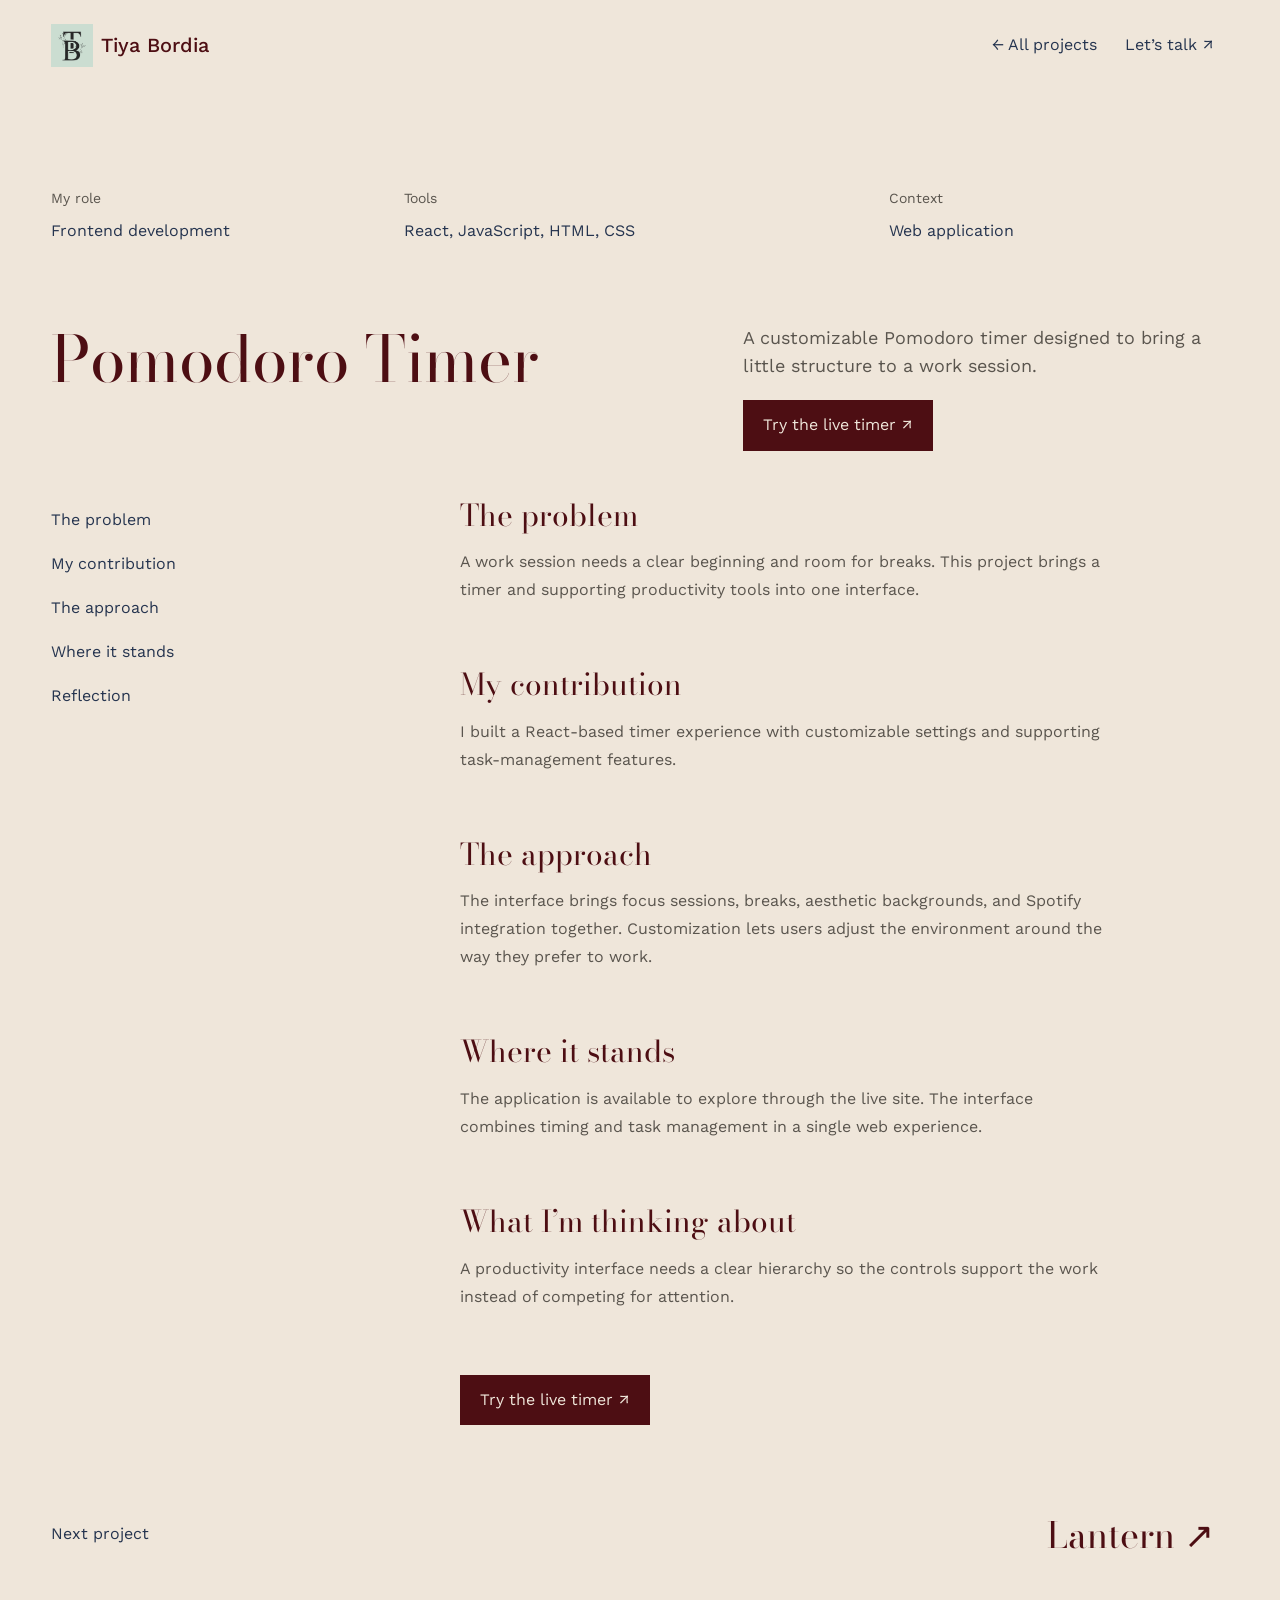
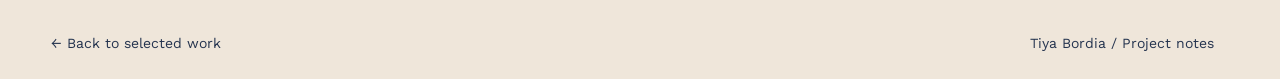
<file: projects/focus.html>
<!doctype html><html lang="en" data-palette="mashup"><head><meta charset="UTF-8"><meta name="viewport" content="width=device-width, initial-scale=1, viewport-fit=cover"><title>Pomodoro Timer: Tiya Bordia</title><meta name="description" content="A customizable Pomodoro timer designed to bring a little structure to a work session."><link rel="stylesheet" href="../styles/library.css"><link rel="stylesheet" href="../styles/theme-variations.css?v=clean-1"><script src="../scripts/appearance.js?v=theme2" defer></script><link rel="stylesheet" href="../styles/editorial-cleanup.css?v=layout2"><link rel="stylesheet" href="../styles/responsive.css?v=type2"></head><body class="library-reading"><a class="skip-link" href="#main">Skip to content</a><header class="site-header"><a class="wordmark" href="../index.html"><img class="brand-logo" src="../assets/Image7.png" alt="" width="48" height="62"><span>Tiya Bordia</span></a><nav aria-label="Project navigation"><a href="../index.html#collection">← All projects</a><a href="mailto:tiyabordia06@gmail.com">Let’s talk ↗</a></nav></header><main id="main" class="case-study wrap case-redesign"><h1>Pomodoro Timer</h1><p class="case-intro">A customizable Pomodoro timer designed to bring a little structure to a work session.</p><div class="case-entry"><a class="button" href="https://pomodoro-timer-seven-delta.vercel.app/" target="_blank" rel="noopener noreferrer">Try the live timer ↗</a></div><dl class="case-facts"><div><dt>My role</dt><dd>Frontend development</dd></div><div><dt>Tools</dt><dd>React, JavaScript, HTML, CSS</dd></div><div><dt>Context</dt><dd>Web application</dd></div></dl><div class="case-body"><aside><a href="#problem">The problem</a><a href="#contribution">My contribution</a><a href="#approach">The approach</a><a href="#outcome">Where it stands</a><a href="#reflection">Reflection</a></aside><div><section id="problem"><h2>The problem</h2><p>A work session needs a clear beginning and room for breaks. This project brings a timer and supporting productivity tools into one interface.</p></section><section id="contribution"><h2>My contribution</h2><p>I built a React-based timer experience with customizable settings and supporting task-management features.</p></section><section id="approach"><h2>The approach</h2><p>The interface brings focus sessions, breaks, aesthetic backgrounds, and Spotify integration together. Customization lets users adjust the environment around the way they prefer to work.</p></section><section id="outcome"><h2>Where it stands</h2><p>The application is available to explore through the live site. The interface combines timing and task management in a single web experience.</p></section><section id="reflection"><h2>What I’m thinking about</h2><p>A productivity interface needs a clear hierarchy so the controls support the work instead of competing for attention.</p></section><a class="button" href="https://pomodoro-timer-seven-delta.vercel.app/" target="_blank" rel="noopener noreferrer">Try the live timer ↗</a></div></div><a class="next-project" href="./lantern.html"><span class="project-continuation">Next project</span><span>Lantern ↗</span></a></main><footer class="wrap"><a href="../index.html#collection">← Back to selected work</a><p>Tiya Bordia / Project notes</p></footer></body></html>
</file>
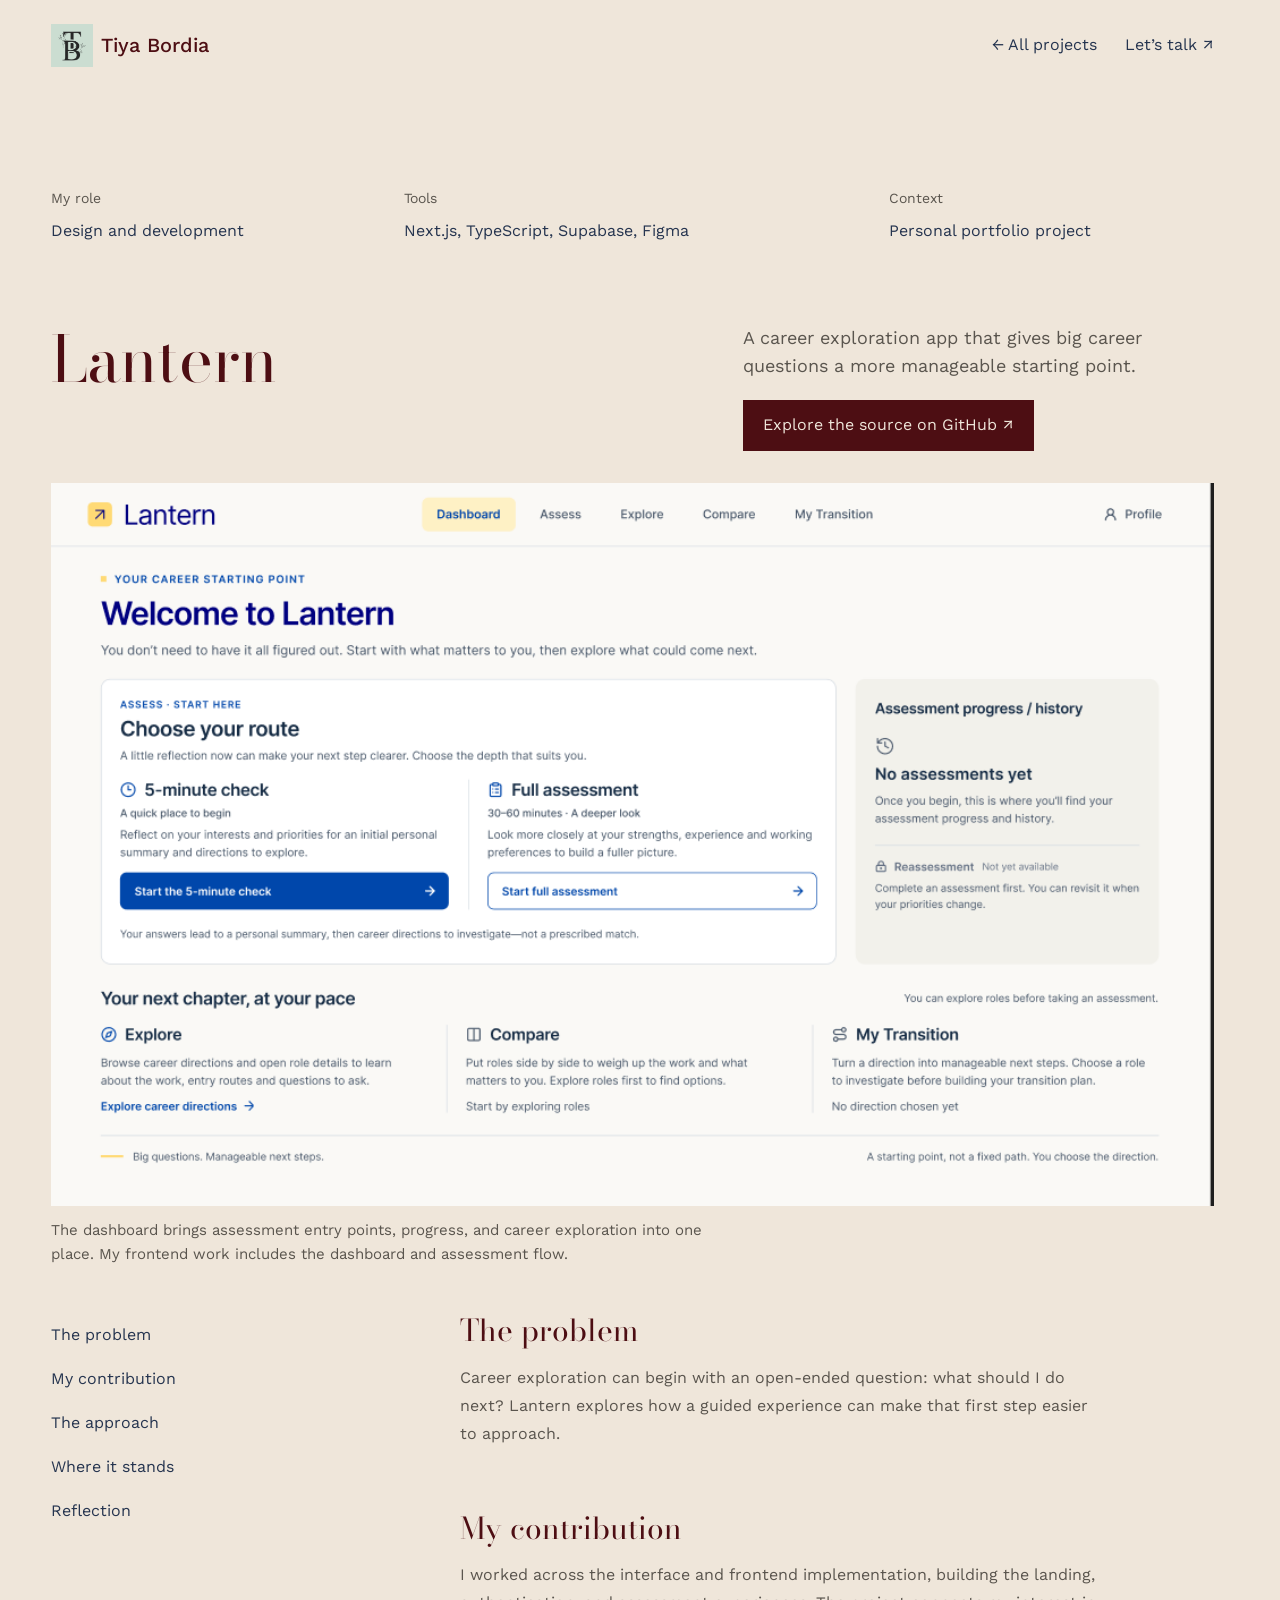
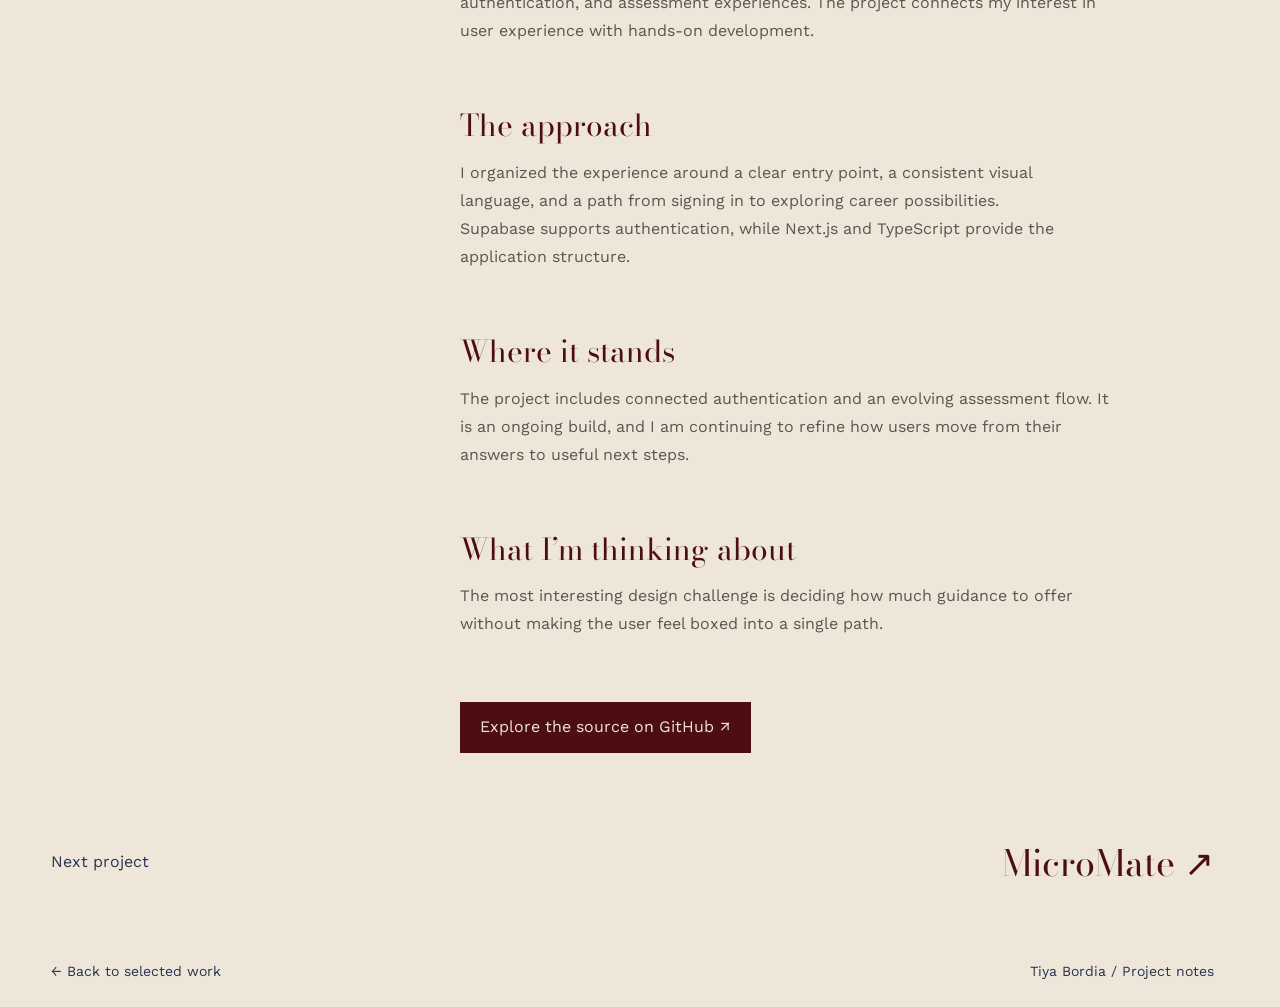
<file: projects/lantern.html>
<!doctype html><html lang="en" data-palette="mashup"><head><meta charset="UTF-8"><meta name="viewport" content="width=device-width, initial-scale=1, viewport-fit=cover"><title>Lantern: Tiya Bordia</title><meta name="description" content="A career exploration app that gives big career questions a more manageable starting point."><link rel="stylesheet" href="../styles/library.css"><link rel="stylesheet" href="../styles/theme-variations.css?v=clean-1"><script src="../scripts/appearance.js?v=theme2" defer></script><link rel="stylesheet" href="../styles/editorial-cleanup.css?v=layout2"><link rel="stylesheet" href="../styles/responsive.css?v=type2"></head><body class="library-reading"><a class="skip-link" href="#main">Skip to content</a><header class="site-header"><a class="wordmark" href="../index.html"><img class="brand-logo" src="../assets/Image7.png" alt="" width="48" height="62"><span>Tiya Bordia</span></a><nav aria-label="Project navigation"><a href="../index.html#collection">← All projects</a><a href="mailto:tiyabordia06@gmail.com">Let’s talk ↗</a></nav></header><main id="main" class="case-study wrap case-redesign"><h1>Lantern</h1><p class="case-intro">A career exploration app that gives big career questions a more manageable starting point.</p><div class="case-entry"><a class="button" href="https://github.com/TiyaB-debug/LanternProject" target="_blank" rel="noopener noreferrer">Explore the source on GitHub ↗</a></div><dl class="case-facts"><div><dt>My role</dt><dd>Design and development</dd></div><div><dt>Tools</dt><dd>Next.js, TypeScript, Supabase, Figma</dd></div><div><dt>Context</dt><dd>Personal portfolio project</dd></div></dl><figure class="project-screenshot"><img src="../assets/lantern-dashboard.png" alt="Lantern dashboard showing a choice between a five-minute career check and a full assessment, assessment history, and routes to explore and compare careers" width="1026" height="638" loading="lazy"><figcaption>The dashboard brings assessment entry points, progress, and career exploration into one place. My frontend work includes the dashboard and assessment flow.</figcaption></figure><div class="case-body"><aside><a href="#problem">The problem</a><a href="#contribution">My contribution</a><a href="#approach">The approach</a><a href="#outcome">Where it stands</a><a href="#reflection">Reflection</a></aside><div><section id="problem"><h2>The problem</h2><p>Career exploration can begin with an open-ended question: what should I do next? Lantern explores how a guided experience can make that first step easier to approach.</p></section><section id="contribution"><h2>My contribution</h2><p>I worked across the interface and frontend implementation, building the landing, authentication, and assessment experiences. The project connects my interest in user experience with hands-on development.</p></section><section id="approach"><h2>The approach</h2><p>I organized the experience around a clear entry point, a consistent visual language, and a path from signing in to exploring career possibilities. Supabase supports authentication, while Next.js and TypeScript provide the application structure.</p></section><section id="outcome"><h2>Where it stands</h2><p>The project includes connected authentication and an evolving assessment flow. It is an ongoing build, and I am continuing to refine how users move from their answers to useful next steps.</p></section><section id="reflection"><h2>What I’m thinking about</h2><p>The most interesting design challenge is deciding how much guidance to offer without making the user feel boxed into a single path.</p></section><a class="button" href="https://github.com/TiyaB-debug/LanternProject" target="_blank" rel="noopener noreferrer">Explore the source on GitHub ↗</a></div></div><a class="next-project" href="./micromate.html"><span>Next project</span><span>MicroMate ↗</span></a></main><footer class="wrap"><a href="../index.html#collection">← Back to selected work</a><p>Tiya Bordia / Project notes</p></footer></body></html>
</file>
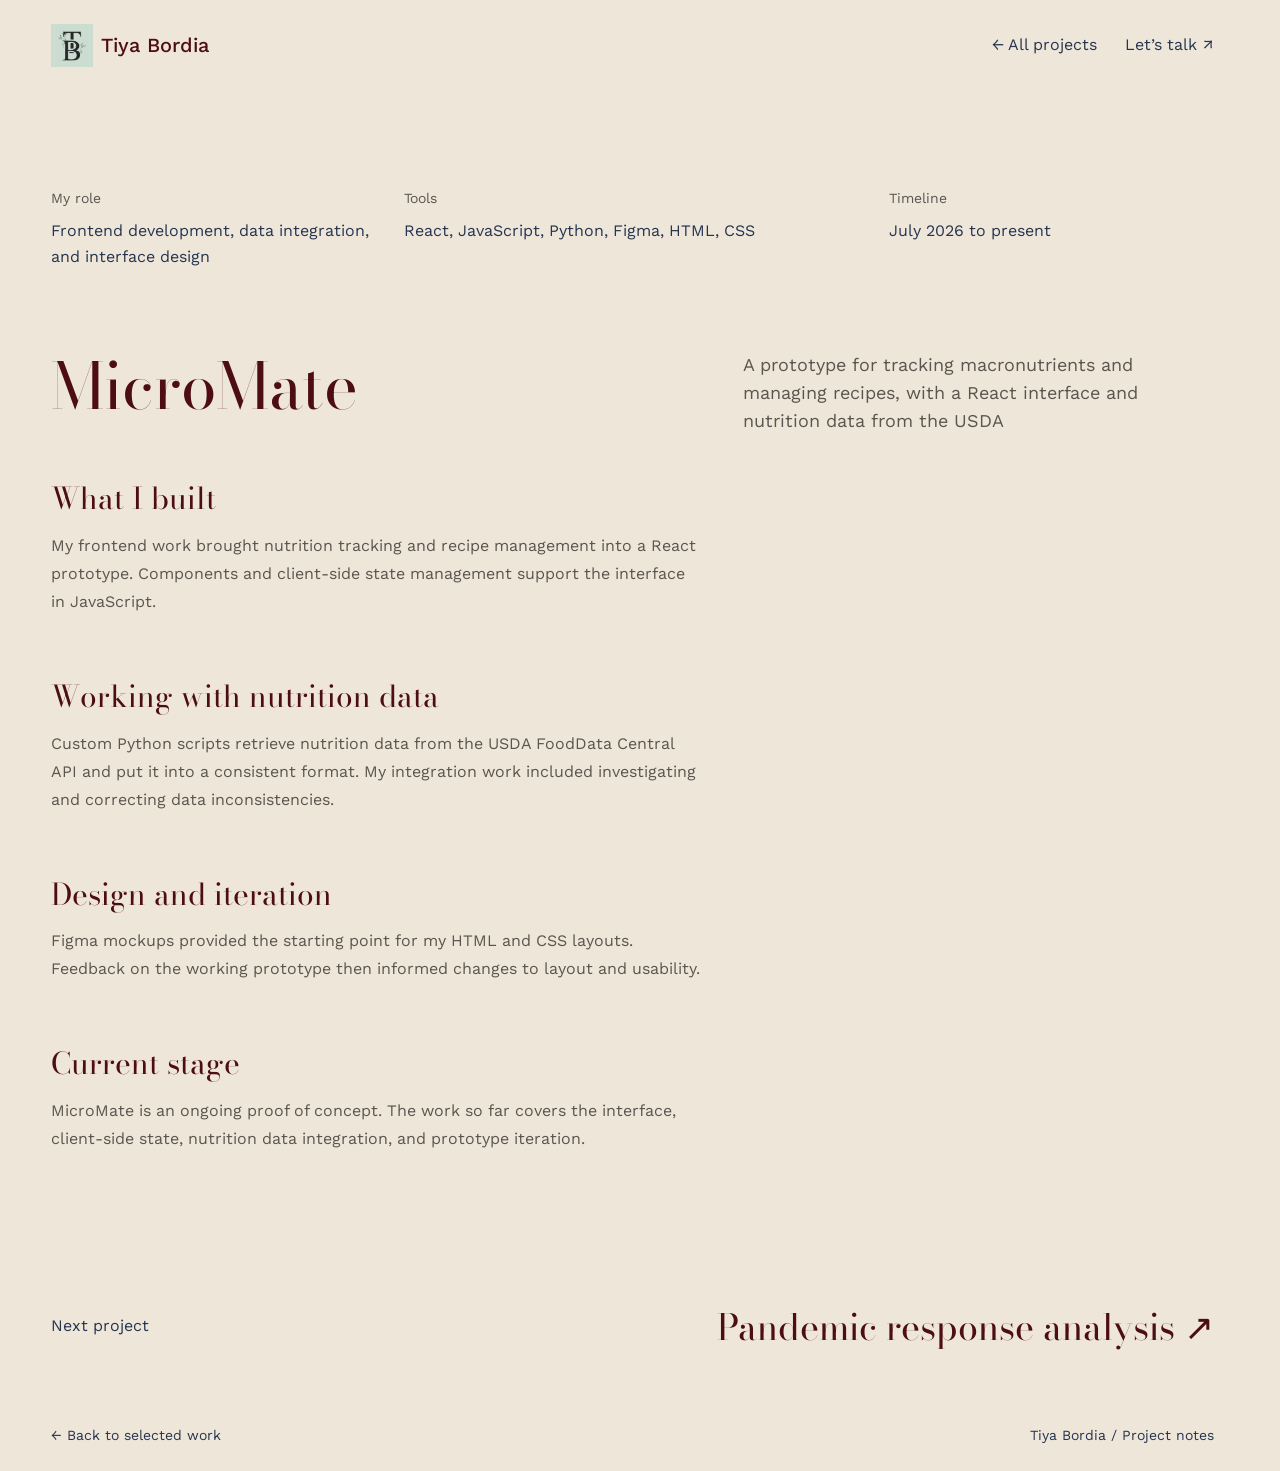
<file: projects/micromate.html>
<!doctype html><html lang="en" data-palette="mashup"><head><meta charset="UTF-8"><meta name="viewport" content="width=device-width, initial-scale=1, viewport-fit=cover"><title>MicroMate: Tiya Bordia</title><meta name="description" content="A nutrition tracking and recipe management proof of concept."><link rel="stylesheet" href="../styles/library.css"><link rel="stylesheet" href="../styles/theme-variations.css?v=clean-1"><script src="../scripts/appearance.js?v=theme2" defer></script><link rel="stylesheet" href="../styles/editorial-cleanup.css?v=layout2"><link rel="stylesheet" href="../styles/responsive.css?v=type2"></head><body class="library-reading"><a class="skip-link" href="#main">Skip to content</a><header class="site-header"><a class="wordmark" href="../index.html"><img class="brand-logo" src="../assets/Image7.png" alt="" width="48" height="62"><span>Tiya Bordia</span></a><nav aria-label="Project navigation"><a href="../index.html#collection">← All projects</a><a href="mailto:tiyabordia06@gmail.com">Let’s talk ↗</a></nav></header><main id="main" class="case-study wrap case-redesign"><h1>MicroMate</h1><p class="case-intro">A prototype for tracking macronutrients and managing recipes, with a React interface and nutrition data from the USDA</p><dl class="case-facts"><div><dt>My role</dt><dd>Frontend development, data integration, and interface design</dd></div><div><dt>Tools</dt><dd>React, JavaScript, Python, Figma, HTML, CSS</dd></div><div><dt>Timeline</dt><dd>July 2026 to present</dd></div></dl><div class="case-body"><div><section><h2>What I built</h2><p>My frontend work brought nutrition tracking and recipe management into a React prototype. Components and client-side state management support the interface in JavaScript.</p></section><section><h2>Working with nutrition data</h2><p>Custom Python scripts retrieve nutrition data from the USDA FoodData Central API and put it into a consistent format. My integration work included investigating and correcting data inconsistencies.</p></section><section><h2>Design and iteration</h2><p>Figma mockups provided the starting point for my HTML and CSS layouts. Feedback on the working prototype then informed changes to layout and usability.</p></section><section><h2>Current stage</h2><p>MicroMate is an ongoing proof of concept. The work so far covers the interface, client-side state, nutrition data integration, and prototype iteration.</p></section></div></div><a class="next-project" href="./covid-research.html"><span>Next project</span><span>Pandemic response analysis ↗</span></a></main><footer class="wrap"><a href="../index.html#collection">← Back to selected work</a><p>Tiya Bordia / Project notes</p></footer></body></html>
</file>
<file: styles/library.css>
/* Hallmark · shape: editorial portfolio · genre: editorial · theme: brand (pinned by request) · redesign: full
 * display: Bodoni Moda · body: Work Sans · hero: Banner · nav: visible index · footer: colophon
 * signature: compact faded project books · axes: light/high-contrast-serif/warm · posture: custom · v2.0.0 */
/* Hallmark · pre-emit critique: P4 H4 E3 S4 R4 V3 · weakest: E, recomposed the hero, work timeline, toolkit and reading pages */
/* Hallmark · waive 65 · prompt pins beige, Bodoni Moda and clay · The Lantern portfolio retains the explicit user-selected beige paper, Bodoni Moda and clay cover */
/* Hallmark · waive 38iii · the hero name is the sole two-tone heading · Tiya selected burgundy and navy for her name; keep its established identity */
@import url('https://fonts.googleapis.com/css2?family=Bodoni+Moda:wght@400;500&family=Work+Sans:wght@400;500;600&display=swap');
@import url("./tokens.css");
@import url("./base.css");


* { box-sizing: border-box; }
html { overflow-x: clip; scroll-behavior: smooth; scroll-padding-top: 80px; }
body { overflow-x: clip; margin: 0; background: var(--paper); color: var(--ink); font: 400 16px/1.65 var(--sans); }
h1, h2, h3, p, figure { margin: 0; }
h1, h2, h3 { min-width: 0; overflow-wrap: break-word; font-family: var(--serif); font-weight: 400; line-height: 1.12; letter-spacing: normal; text-wrap: balance; }
h2 { font-size: clamp(36px, 4.2vw, 56px); }
h3 { font-size: 28px; }
p { text-wrap: pretty; }
a { color: inherit; text-decoration: none; text-underline-offset: .25em; touch-action: manipulation; }
a:hover { text-decoration: underline; }
a:active { text-decoration: underline; text-decoration-thickness: 2px; }
.project-context { color: var(--muted); font-size: 16px; }
a:focus-visible { outline: 3px solid var(--teal); outline-offset: 5px; }
img { max-width: 100%; display: block; }
::selection { background: var(--burgundy); color: var(--paper); }
.wrap { width: min(1280px, 92%); margin-inline: auto; }
.section { padding-block: var(--space-lg); }
section[id] { scroll-margin-top: var(--space-sm); }
.icon { width: 20px; height: 20px; flex: none; stroke: currentColor; stroke-width: 1.6; stroke-linecap: round; stroke-linejoin: round; }
.skip-link { position: fixed; top: -100px; left: 16px; padding: var(--space-sm) var(--space-16); background: var(--burgundy); color: var(--paper); z-index: 100; }
.skip-link:focus { top: 12px; }
.site-header { display: flex; justify-content: space-between; align-items: center; gap: var(--space-20); padding-block: var(--space-md); border-bottom: 1px solid var(--line); }
.wordmark { display: inline-flex; align-items: center; gap: var(--space-xs); font-weight: 500; font-size: 20px; color: var(--burgundy); }
.brand-symbol { width: 28px; height: 28px; stroke: var(--teal); stroke-width: 1.3; }
.header-links, .site-header nav { display: flex; align-items: center; flex-wrap: wrap; gap: var(--space-28); font-size: 16px; }
.header-links a { display: inline-flex; align-items: center; gap: var(--space-xs); min-height: 44px; }
.hero { padding-block: var(--space-36) var(--space-xl); }
.hero h1 { font-size: clamp(72px, 10vw, 136px); line-height: 1.05; letter-spacing: normal; color: var(--burgundy); white-space: normal; }
.name-letter { display: inline-block; animation: write-letter .3s both; animation-delay: var(--letter-delay); }
.name-letter:nth-child(5) { width: .24em; }
.surname-letter { color: var(--navy); }
@keyframes write-letter { from { opacity: 0; transform: translateY(.12em); } to { opacity: 1; transform: translateY(0); } }
.hero-tagline { color: var(--burgundy); font-size: clamp(21px, 2.4vw, 29px); margin-top: var(--space-16); line-height: 1.35; }
.hero-tagline em { color: var(--teal); font-family: inherit; font-style: normal; }
.hero-intro { max-width: 65ch; color: var(--muted); font-size: 18px; line-height: 1.65; margin-top: var(--space-16); }
.text-action { display: inline-flex; align-items: center; gap: var(--space-sm); min-height: 44px; color: var(--burgundy); border-bottom: 1px solid var(--burgundy); font-weight: 500; }
.hero .text-action { margin-top: var(--space-16); }
.section-index-shell { position: sticky; top: 0; z-index: 20; background: var(--paper); border-block: 1px solid var(--line); box-shadow: 0 6px 12px var(--shadow-nav); }
.section-index { display: flex; justify-content: space-between; align-items: stretch; gap: var(--space-md); }
.section-tab { display: inline-flex; align-items: center; justify-content: center; min-height: 58px; padding: var(--space-sm) 0; font-size: 16px; color: var(--muted); border-bottom: 2px solid transparent; }
.section-tab.is-active { color: var(--burgundy); border-bottom-color: var(--burgundy); font-weight: 600; }
.section-tab:hover { color: var(--burgundy); text-decoration: none; }
.section-heading { display: flex; justify-content: space-between; align-items: end; gap: var(--space-28); margin-bottom: var(--space-28); }
.section-heading h2 { color: var(--burgundy); }
.section-heading p { max-width: 42ch; color: var(--muted); font-size: 16px; line-height: 1.65; }
/* Native scrolling keeps each cover book-shaped at every screen width.
   No selected-project state: hover/focus and activation belong to the same link. */
.project-shelf { display: flex; gap: var(--space-28); overflow-x: auto; padding: var(--space-20) var(--space-sm) var(--space-md); margin: 0; list-style: none; scroll-snap-type: x proximity; scrollbar-color: var(--slate) var(--paper-deep); scrollbar-width: thin; }
.book-item { flex: 0 0 320px; min-width: 0; display: flex; scroll-snap-align: start; perspective: 1200px; }
.book {
  --cover: var(--burgundy);
  position: relative; isolation: isolate; width: 100%; min-width: 0; min-height: 416px; aspect-ratio: 10 / 13;
  padding: var(--space-28); display: flex; flex-direction: column;
  background: var(--cover); color: var(--paper); transform: rotateY(-9deg) scale(.95);
  transform-origin: center bottom; box-shadow: 6px 5px 14px var(--shadow-book);
  transition: transform 180ms var(--ease-out);
}
/* Fade the colored cover, preserving fully opaque, readable text. */
.book::before { content: ''; position: absolute; inset: 0; z-index: -1; background: var(--paper); opacity: .32; transition: opacity 180ms var(--ease-out); pointer-events: none; }
.book::after { content: ''; position: absolute; inset: 10px; border: 1px solid currentColor; opacity: .3; pointer-events: none; }
.book:focus-visible { transform:translateY(-8px); text-decoration:none; box-shadow:8px 12px 20px var(--shadow-lift); outline-color:var(--burgundy); outline-offset:5px; transition:none; }
.book:focus-visible::before { opacity:0; transition:none; }
@media (hover:hover) and (pointer:fine) {
 .book:hover { transform:translateY(-8px); text-decoration:none; box-shadow:8px 12px 20px var(--shadow-lift); }
 .book:hover::before { opacity:0; }
 .book:active { transform:translateY(-4px) scale(.98); }
}
.book-binding { position: absolute; left: 8px; top: 0; bottom: 0; width: 5px; border-right: 1px solid var(--binding-light); background: var(--binding-dark); pointer-events: none; }
.book-burgundy { --cover: var(--burgundy); }
.book-clay { --cover: var(--clay); color: var(--cover-ink); }
.book-teal { --cover: var(--teal); }
.book-navy { --cover: var(--navy); }
.book-role { font-size: 14px; line-height: 1.45; min-height: 2.9em; }
.book-title { font-size: 40px; line-height: 1.08; letter-spacing: normal; margin-top: var(--space-16); overflow-wrap: break-word; text-wrap: balance; }
.book-contribution { font-size: 16px; line-height: 1.55; margin-top: var(--space-16); }
.book-art { display: flex; align-items: center; justify-content: center; min-height: 40px; flex: 1; padding-block: var(--space-sm); }
.cover-star { width: 60px; height: 60px; stroke: var(--clay); stroke-width: 3; }
.cover-clock { width: 58px; height: 58px; stroke: currentColor; stroke-width: 1.5; }
.cover-plant { width: 65px; height: 65px; stroke: currentColor; stroke-width: 1.5; }
.book-tools { font-size: 14px; line-height: 1.5; margin-top: auto; }
.book-action { display: flex; align-items: center; justify-content: space-between; gap: var(--space-sm); font-size: 15px; font-weight: 500; margin-top: var(--space-sm); min-height: 44px; border-top: 1px solid var(--rule-on-cover); padding-top: var(--space-sm); }
.book-clay .book-action { border-color: var(--rule-on-clay); }
.shelf-edge { height: 11px; margin-top: var(--space-sm); background: var(--navy); border-top: 2px solid var(--slate); box-shadow: 0 8px 12px var(--shadow-soft); }
.experience-list { border-top: 1px solid var(--line); }
.experience-row { display: grid; grid-template-columns: .75fr 2.2fr 1fr; gap: var(--space-28); padding-block: var(--space-md); border-bottom: 1px solid var(--line); }
.experience-row h3 { font-size: 28px; }
.experience-row p { max-width: 65ch; }
.experience-row > div > p:last-child { margin-top: var(--space-sm); color: var(--muted); }
.experience-date, .experience-company, .experience-category { font-size: 14px; line-height: 1.55; color: var(--muted); }
.experience-company { margin-top: var(--space-xs); }
.experience-category { text-align: end; }
.education { background: var(--paper); }
.education-layout { display: grid; grid-template-columns: 1.6fr 1fr; gap: var(--space-lg); align-items: center; }
.education-layout h2 { color: var(--burgundy); }
.education-layout em { color: var(--navy); }
.education-university { font-weight: 500; margin: var(--space-md) 0 var(--space-2xs); }
.education-note { max-width: 45ch; color: var(--muted); }
.award-list { display: grid; grid-template-columns: 1.4fr 1fr; gap: var(--space-36); }
.award-list article { border-top: 1px solid var(--line); padding-top: var(--space-md); }
.award-list h3 { font-size: 30px; line-height: 1.2; }
.award-list p { font-size: 16px; color: var(--muted); margin-top: var(--space-16); }
.skills { border-top: 1px solid var(--line); }
.skill-columns { display: grid; grid-template-columns: repeat(3, 1fr); gap: var(--gap-columns); }
.skill-columns h3 { color: var(--navy); font-size: 32px; }
.skill-columns ul { display: flex; flex-wrap: wrap; gap: var(--space-xs); padding: 0; margin: var(--space-16) 0 0; list-style: none; }
.skill-columns li { font-size: 15px; line-height: 1.5; padding: var(--space-xs) var(--space-sm); border: 1px solid var(--line); }
.about { background: var(--paper); }
.about-layout { display: grid; grid-template-columns: minmax(0,.8fr) minmax(0,1.4fr); gap: var(--space-2xl); align-items: center; }
.about-photo { width: 290px; max-width: 100%; padding: var(--space-sm); background: var(--paper); transform: rotate(-2deg); box-shadow: 5px 7px 15px var(--shadow-soft); margin-inline: auto; }
.about-photo img { width: 100%; height: auto; aspect-ratio: 300/320; object-fit: cover; object-position: center 35%; }
.about-photo figcaption { font-size: 14px; line-height: 1.5; padding-top: var(--space-sm); }
.about-layout h2 { color: var(--burgundy); font-size: clamp(36px, 4vw, 50px); }
.about-layout p { max-width: 65ch; color: var(--muted); margin-top: var(--space-16); }
.about-layout .about-lead { font-family: var(--serif); font-size: 25px; line-height: 1.4; color: var(--ink); margin-top: var(--space-md); }
.contact { background: var(--paper); color: var(--ink); }
.contact h2 { color: var(--burgundy); font-size: clamp(42px, 5.5vw, 72px); }
.contact-bottom { display: flex; justify-content: space-between; align-items: end; gap: var(--gap-columns); margin-top: var(--space-md); }
.contact-bottom a { font-size: clamp(18px, 2.6vw, 28px); font-family: var(--serif); border-bottom: 1px solid var(--slate); padding-bottom: var(--space-xs); overflow-wrap: anywhere; }
.contact a:focus-visible { outline-color: var(--teal); }
.site-footer { display: flex; align-items: center; justify-content: space-between; gap: var(--space-20); padding-block: var(--space-md); font-size: 14px; }
.site-footer nav { display: flex; gap: var(--space-md); }
.site-footer a { min-height: 44px; display: inline-flex; align-items: center; }
.site-footer p { color: var(--muted); }
/* Project reading pages share the same typography and navigation conventions. */
.library-reading .wordmark { font-size: 20px; }
.library-reading .site-header { width: min(1200px,92%); margin-inline: auto; }
.library-reading .site-header nav { font-size: 16px; }
.case-study { padding-top: var(--space-xl); }
.eyebrow { font-size: 14px; color: var(--muted); letter-spacing: normal; }
.case-study > h1 { font-size: clamp(48px, 7vw, 88px); color: var(--burgundy); margin-top: var(--space-16); }
.case-intro { font-size: 22px; line-height: 1.55; max-width: 65ch; color: var(--muted); margin-top: var(--space-md); }
.case-facts { display: grid; grid-template-columns: 1fr 1.4fr 1fr; gap: var(--space-28); border-block: 1px solid var(--line); margin-block: var(--gap-columns); padding-block: var(--space-md); }
.case-facts dt { font-size: 14px; color: var(--muted); }
.case-facts dd { margin: var(--space-xs) 0 0; font-size: 16px; }
.case-art { background: var(--burgundy); color: var(--paper); min-height: 230px; padding: var(--space-36) var(--space-lg); display: flex; flex-direction: column; justify-content: center; align-items: flex-start; text-align: left; }
.case-art.timer-art { background: var(--navy); }
.case-art.nutri-art { background: var(--clay); color: var(--cover-ink); }
.case-art.research-art { background: var(--teal); }
.case-art p { font-family: var(--serif); font-size: clamp(32px, 4vw, 50px); max-width: 36ch; line-height: 1.3; margin-block: var(--space-16) 0; }
.case-art > span, .case-art small { font-size: 14px; letter-spacing: normal; }
.case-body { display: grid; grid-template-columns: 1fr 2.8fr; gap: var(--space-56); margin-block: var(--space-lg); }
.case-body aside { display: flex; flex-direction: column; gap: var(--space-16); position: sticky; top: 25px; align-self: start; }
.case-body aside a { font-size: 16px; min-height: 44px; padding-block: var(--space-xs); border-bottom: 1px solid var(--line); }
.case-body section { margin-bottom: var(--space-xl); }
.case-body h2 { font-size: 36px; color: var(--burgundy); margin-bottom: var(--space-16); }
.case-body section p { font-size: 18px; line-height: 1.75; color: var(--muted); max-width: 65ch; }
.button { display: inline-flex; align-items: center; min-height: 46px; background: var(--burgundy); color: var(--paper); padding: var(--space-sm) var(--space-20); font-size: 16px; }
.next-project { display: flex; align-items: center; justify-content: space-between; gap: var(--space-md); border-top: 1px solid var(--line); padding-block: var(--gap-columns) var(--space-44); }
.next-project > span:last-child { font-family: var(--serif); color: var(--burgundy); font-size: 36px; }
.library-reading footer { width: min(1200px,92%); margin-inline: auto; padding-block: var(--space-md); border-top: 1px solid var(--line); display: flex; justify-content: space-between; gap: var(--space-20); font-size: 14px; }
@media (max-width: 1100px) {
  .book-role { min-height: 0; }
  .book-contribution { max-width: 35ch; }
  .experience-row { grid-template-columns: .7fr 2fr; }
  .experience-category { grid-column: 2; text-align: start; margin-top: calc(-1 * var(--space-sm)); }
  .about-layout { gap: var(--space-36); }
}
@media (max-width: 700px) {
  html { scroll-padding-top: 108px; }
  section[id] { scroll-margin-top: var(--space-sm); }
  .wrap { width: 90%; }
  .section { padding-block: var(--gap-columns); }
  .site-header { padding-block: var(--space-16); gap: var(--space-sm); }
  .wordmark { font-size: 17px; gap: var(--space-xs); }
  .brand-symbol { width: 23px; height: 23px; }
  .header-links, .site-header nav { font-size: 14px; gap: var(--space-16); }
  .header-links .icon { display: none; }
  .hero { padding-block: var(--space-md) var(--space-28); }
  .hero h1 { font-size: clamp(46px,11.9vw,82px); letter-spacing: normal; }
  .hero-tagline { font-size: 21px; margin-top: var(--space-16); }
  .hero-intro { font-size: 16px; line-height: 1.65; }
  .hero .text-action { margin-top: var(--space-16); }
  .section-index { display: grid; grid-template-columns: repeat(3,1fr); gap: 0 var(--space-16); }
  .section-tab { font-size: 14px; padding-block: var(--space-xs); min-height: 44px; }
  .section-heading { display: block; margin-bottom: var(--space-md); }
  .section-heading p, .section-heading > a { margin-top: var(--space-16); }
  .section-heading p br { display: none; }
  .book-role { font-size: 14px; }
  .book-contribution { font-size: 16px; }
  .book-action { font-size: 15px; }
  .experience-row { grid-template-columns: 1fr; gap: var(--space-sm); padding-block: var(--space-md); }
  .experience-row h3 { font-size: 27px; }
  .experience-category { grid-column: auto; margin-top: 0; }
  .education-layout { grid-template-columns: 1fr; gap: var(--space-md); }
  .education-university { margin-top: var(--space-20); }
  .award-list { grid-template-columns: 1fr; gap: var(--space-28); }
  .award-list h3 { font-size: 28px; }
  .skill-columns { grid-template-columns: 1fr; gap: var(--space-28); }
  .skill-columns h3 { font-size: 30px; }
  .about-layout { grid-template-columns: minmax(0,1fr); gap: var(--gap-columns); }
  .about-photo { width: 260px; }
  .about-layout .about-lead { font-size: 24px; }
  .contact-bottom { display: block; margin-top: var(--space-md); }
  .contact-bottom a { display: inline-block; margin-top: var(--space-md); font-size: 23px; }
  .site-footer { flex-wrap: wrap; gap: var(--space-sm); }
  .site-footer nav { width: 100%; justify-content: space-between; }
  .site-footer p { margin-left: auto; }
  .library-reading .site-header { flex-wrap: wrap; }
  .case-study { padding-top: var(--space-md); }
  .case-intro { font-size: 19px; }
  .case-facts { grid-template-columns: 1fr; gap: var(--space-20); }
  .case-art { padding: var(--space-md); min-height: 220px; }
  .case-body { grid-template-columns: 1fr; gap: var(--gap-columns); margin-block: var(--space-36); }
  .case-body aside { position: static; display: grid; grid-template-columns: repeat(2,minmax(0,1fr)); gap: 0 var(--space-20); padding-bottom: 0; }
  .case-body aside p { grid-column: 1 / -1; margin-bottom: var(--space-xs); }
  .case-body h2 { font-size: 32px; }
  .case-body section p { font-size: 17px; }
  .next-project > span:last-child { font-size: 27px; }
}
@media (max-width: 580px) {
  .book-item { flex-basis: min(300px, 84vw); }
  .book { min-height: 390px; padding: var(--space-md); }
  .book-title { font-size: 36px; }
  .book-role { font-size: 14px; }
}
@media (max-width: 350px) {
  .header-links { gap: var(--space-xs); font-size: 13px; }
  .wordmark { font-size: 16px; }
  .brand-symbol { display: none; }
  .hero h1 { font-size: 43px; }
}
@media (prefers-reduced-motion: reduce) {
  html { overflow-x: clip; scroll-behavior: auto; }
  .name-letter { animation: none; opacity: 1; transform: none; }
  .book, .book:hover, .book:focus-visible,
  .project-shelf .book { transform: none; transition: none; }
  .book::before { transition: none; }
}
@media (forced-colors: active) {
  .book::before { display: none; }
}

/* Composition: an editorial introduction, a shelf, a work timeline, and a personal close. */
.hero-redesign { padding-block: var(--space-lg) var(--space-56); }
.hero-redesign h1 { font-size: clamp(64px, 12vw, 154px); line-height: 1.05; }
.hero-bottom { display: grid; grid-template-columns: minmax(0,1fr) minmax(0,1fr); gap: var(--gap-columns); align-items: end; margin-top: var(--gap-columns); }
.hero-redesign .hero-tagline { font-family: var(--serif); font-size: clamp(32px, 4vw, 50px); line-height: 1.12; margin: 0; color: var(--teal); }
.hero-copy { max-width: 49ch; justify-self: end; }
.hero-redesign .hero-intro { margin: 0; font-size: 18px; }
.hero-redesign .text-action { margin-top: var(--space-20); }
.section-index-shell { box-shadow: none; }
.section { padding-block: var(--space-72); }
.projects { padding-top: var(--space-lg); padding-bottom: var(--space-2xl); }
.section-heading { gap: var(--gap-columns); }
.project-shelf:focus-visible { outline: 2px solid var(--teal); outline-offset: 4px; }
.experience { display: grid; grid-template-columns: minmax(0,1fr) minmax(0,2fr); gap: var(--gap-columns); border-top: 1px solid var(--line); }
.experience .section-heading { display: block; align-self: start; margin: 0; }
.experience .section-heading h2 { font-size: clamp(36px, 4vw, 52px); max-width: 9ch; }
.experience .section-heading a { margin-top: var(--space-md); }
.experience-row { grid-template-columns: minmax(0,1fr); gap: var(--space-xs); padding-block: var(--space-28); }
.experience-row h3 { font-size: 30px; }
.experience-category { grid-column: auto; text-align: left; margin: 0; }
.experience-row > div > p:last-child { margin-top: var(--space-16); }
.education-layout { border-block: 1px solid var(--line); padding-block: var(--space-lg); gap: var(--gap-columns); }
.education-layout h2 { font-size: clamp(36px,4vw,52px); }
.award-list { grid-template-columns: minmax(0,1.5fr) minmax(0,1fr); gap: var(--gap-columns); }
.skills { display: grid; grid-template-columns: minmax(0,1fr) minmax(0,2fr); gap: var(--gap-columns); }
.skills .section-heading { display: block; margin: 0; }
.skills .section-heading p { margin-top: var(--space-20); }
.skill-columns { gap: var(--gap-columns); }
.skill-columns ul { display: block; margin-top: var(--space-16); }
.skill-columns li { padding: var(--space-xs) 0; border: 0; border-bottom: 1px solid var(--line); font-size: 16px; }
.about-layout { grid-template-columns: minmax(0,1fr) minmax(0,2fr); gap: var(--gap-columns); }
.about-photo { width: 280px; padding: 0; transform: none; box-shadow: none; margin-inline: 0; }
.about-photo figcaption { padding-top: var(--space-16); }
.about-layout h2 { max-width: 20ch; }
.about-layout .about-lead { font-family: var(--sans); font-size: 20px; line-height: 1.6; }
.contact > .wrap { border-top: 1px solid var(--line); padding-top: var(--space-lg); }
.contact h2 { font-size: clamp(44px, 6vw, 76px); }
.contact-bottom { gap: var(--gap-columns); }
/* Reading pages keep the same paper, with a quick route to the real work. */
.case-redesign { display: grid; grid-template-columns: minmax(0,1.4fr) minmax(0,1fr); column-gap: var(--gap-columns); }
.case-redesign > .project-context { grid-column: 1 / -1; }
.case-redesign > h1 { grid-column: 1; grid-row: 2 / 4; margin-top: var(--space-md); }
.case-redesign > .case-intro { grid-column: 2; grid-row: 2; font-size: 20px; }
.case-entry { grid-column: 2; grid-row: 3; margin-top: var(--space-20); }
.case-facts, .case-art, .case-body, .next-project { grid-column: 1 / -1; }
.case-redesign .case-art { background: var(--paper); color: var(--ink); border-block: 1px solid var(--line); min-height: 0; padding: var(--gap-columns) 0; }
.case-redesign .case-art > span { color: var(--muted); font-size: 16px; }
.case-redesign .case-art p { max-width: 46ch; font-size: clamp(26px,3vw,40px); color: var(--teal); }
.case-body { grid-template-columns: minmax(0,1fr) minmax(0,2fr); gap: var(--gap-columns); }
.case-body aside { top: 32px; gap: 0; }
.case-body section { padding-bottom: var(--gap-columns); margin-bottom: var(--gap-columns); border-bottom: 1px solid var(--line); }
.case-body section p { font-size: 18px; }
.case-body h2 { font-size: 36px; }
.button { min-height: 48px; }
@media (max-width: 900px) {
 .experience, .skills { grid-template-columns: minmax(0,1fr); }
 .experience .section-heading { display: flex; align-items: end; }
 .experience .section-heading h2 { max-width: none; }
 .experience .section-heading a { margin-top: 0; flex-shrink: 0; }
 .case-redesign { grid-template-columns: minmax(0,1fr); }
 .case-redesign > h1, .case-redesign > .case-intro, .case-entry { grid-column: 1; grid-row: auto; }
 .case-redesign > h1 { margin-top: var(--space-16); }
}
@media (max-width: 700px) {
 .hero-redesign { padding-block: var(--gap-columns); }
 .hero-redesign h1 { font-size: clamp(42px,11vw,74px); }
 .hero-bottom { grid-template-columns: minmax(0,1fr); gap: var(--space-md); margin-top: var(--space-md); }
 .hero-redesign .hero-tagline { font-size: 32px; }
 .hero-copy { justify-self: start; }
 .hero-redesign .hero-intro { font-size: 16px; }
 .section { padding-block: var(--space-xl); }
 .experience .section-heading { display: block; }
 .experience .section-heading a { margin-top: var(--space-16); }
 .award-list, .skill-columns, .about-layout, .case-body { grid-template-columns: minmax(0,1fr); }
 .education-layout { padding-block: var(--gap-columns); }
 .about-photo { width: 240px; }
 .case-body aside { position: static; gap: 0 var(--space-20); }
 .case-body { gap: var(--gap-columns); }
 .contact > .wrap { padding-top: var(--gap-columns); }
}

/* Education belongs to the personal introduction. */
.about-education { border-top: 1px solid var(--line); margin-top: var(--gap-columns); padding-top: var(--space-md); }
.about-education h3 { font-family: var(--sans); font-size: 18px; font-weight: 500; color: var(--burgundy); }
.about-education p { margin-top: var(--space-sm); }
.about-education .education-university { color: var(--ink); }
.about-education .education-note { max-width: 60ch; }
@media (min-width: 701px) { .section-index { justify-content: flex-start; gap: var(--gap-columns); } }

/* Preserve page alignment when a dialog locks scrolling. */
html { scrollbar-gutter:stable; }
</file>
<file: styles/project-dialog.css>
/* Native project dialog, sharing the active palette and reading styles. */
body.book-is-open { overflow-y:hidden; }
.book-dialog { width:min(1100px,94vw); max-width:94vw; max-height:90dvh; height: min(850px,90dvh); border:1px solid var(--line); padding:0; background:var(--paper); color:var(--ink); box-shadow:0 20px 80px var(--shadow-lift); overflow:hidden; perspective:1600px; }
.book-dialog::backdrop { background:color-mix(in srgb,var(--navy) 55%,transparent); backdrop-filter:blur(3px); }
.book-dialog-bar { display:flex; justify-content:space-between; align-items:center; gap:16px; padding:12px 24px; border-bottom:1px solid var(--line); background:var(--paper); }
.book-dialog-bar h2 { font:500 18px/1.4 var(--sans); letter-spacing:normal; }
.book-dialog-close { min-width:72px; min-height:44px; padding:8px 16px; font:500 15px/1.4 var(--sans); border:1px solid var(--line); background:var(--paper); color:var(--ink); cursor:pointer; }
.book-dialog-close:hover { border-color:var(--ink); }
.book-dialog-close:focus-visible { outline:3px solid var(--teal); outline-offset:3px; }
.book-dialog-close:active { transform:scale(.97); }
.book-dialog-scroll { height:calc(100% - 70px); overflow-y:auto; overscroll-behavior:contain; padding:24px 32px 40px; }
.book-dialog .case-study { width:100%; padding-top:0; }
.book-dialog .case-body { grid-template-columns:minmax(0,1fr); margin-top:32px; }
.book-dialog .case-body aside { display:none; }
.book-dialog .case-study>h1 { font-size:clamp(40px,6vw,72px); }
.book-dialog .case-art p { font-size:clamp(24px,3vw,36px); }
.book-dialog .case-body section { scroll-margin-top:20px; }
.book-dialog .next-project { padding-bottom:16px; }
.book-dialog .dialog-state { padding-block:48px; font-size:18px; }
.book-opening-cover { position:absolute; inset:70px auto 0 0; width:52%; z-index:3; transform-origin:left center; backface-visibility:hidden; pointer-events:none; background:var(--opening-color,var(--navy)); color:var(--opening-ink,var(--paper)); display:flex; align-items:center; padding:40px; border:1px solid var(--line); font:400 clamp(36px,5vw,64px)/1.15 var(--serif); animation:open-project-book 420ms var(--ease-out) forwards; }
.book-opening-cover::after { content:'';position:absolute;inset:14px;border:1px solid currentColor;opacity:.3; }
@keyframes open-project-book { 0% {transform:rotateY(0);opacity:1} 80% {opacity:1} 100% {transform:rotateY(-115deg);opacity:0} }
@media(max-width:700px) { .book-dialog { width:96vw;max-width:96vw;height:94dvh;max-height:94dvh; } .book-dialog-scroll {padding:20px;} .book-dialog-bar {padding:12px 16px;} .book-opening-cover {width:85%;padding:28px;} }
@media(prefers-reduced-motion:reduce) { .book-opening-cover {animation:none;display:none;} }

.book-dialog-close { transition:transform 120ms var(--ease-out); }
.book-dialog-close:focus-visible { transition:none; }
.book-dialog .dialog-state[hidden] { display:none; }
@media(prefers-reduced-motion:reduce) { .book-dialog-close { transition:none; } .book-dialog-close:active {transform:none;} }
</file>
<file: styles/toolkit-ledger.css>
/* The selected toolkit layout, without comparison controls or discarded variants. */
.skills { display:block; }
.skills .section-heading { display:flex; align-items:end; justify-content:space-between; gap:var(--gap-columns); margin-bottom:var(--gap-columns); }
.skills .section-heading p { margin:0; max-width:40ch; }
.skills .skill-columns { display:block; }
.skills .toolkit-card { display:grid; grid-template-columns:minmax(0,.7fr) minmax(0,1fr) minmax(0,2fr); gap:var(--gap-columns); padding-block:var(--gap-columns); margin:0; border:0; border-top:1px solid var(--line); background:transparent; }
.skills .toolkit-card:last-child { border-bottom:1px solid var(--line); }
.skills .toolkit-card h3 { display:block; margin:0; padding:0; background:transparent; color:var(--moss-accent,var(--teal)); font:400 36px/1.15 var(--serif); }
.toolkit-card-note { margin:0; color:var(--muted); font-size:16px; line-height:1.6; }
.skills .toolkit-card ul { display:flex; align-content:start; flex-wrap:wrap; gap:var(--space-sm) var(--space-md); padding:0; margin:0; list-style:none; }
.skills .toolkit-card li { margin:0; padding:0 0 var(--space-2xs); border:0; border-bottom:1px solid var(--line); font-size:18px; line-height:1.6; }
@media(max-width:700px) { .skills .section-heading { display:block; } .skills .section-heading p { margin-top:var(--space-16); } .skills .toolkit-card { grid-template-columns:minmax(0,1fr); gap:var(--space-16); } }
</file>
<file: styles/theme-variations.css>
/* Review-only palettes: the current homepage remains unchanged. */
:root {
 --paper:#EFE6DA; --ink:#25344F; --muted:#525B66; --line:#B7AA9A;
 --burgundy:#632024; --navy:#25344F; --teal:#6F4D38; --slate:#617891; --clay:#D5B895;
 --paper-deep:var(--paper); --cover-burgundy:#632024; --cover-clay:#D5B895; --cover-teal:#617891; --cover-navy:#25344F;
 --book-text:#F4EDE4; --cover-ink:#35271F; --light-green:#DCE1B8; --green-ink:#173125;
 --button-selected:#25344F; --button-selected-ink:#F4EDE4; --cover-wash:#EFE6DA;
}
:root[data-palette="earth"] {
 --paper:#EFE6DA; --ink:#173125; --muted:#555D4B; --line:#B2AB96;
 --burgundy:#424C21; --navy:#212E40; --teal:#173125; --slate:#7D8769; --clay:#B27D57;
 --cover-burgundy:#173125; --cover-clay:#AE9372; --cover-teal:#424C21; --cover-navy:#212E40;
 --button-selected:#173125;
}
:root[data-palette="sage"] {
 --paper:#EFE6DA; --ink:#0A3323; --muted:#5A554E; --line:#BEB2A3;
 --burgundy:#4D0E13; --navy:#25344F; --teal:#105666; --slate:#7D8769; --clay:#B57C70;
 --cover-burgundy:#4D0E13; --cover-clay:#B57C70; --cover-teal:#105666; --cover-navy:#DCE1B8;
 --button-selected:#DCE1B8; --button-selected-ink:#173125;
}
:root[data-mode="dark"] {
 color-scheme:dark; --paper:#192333; --ink:#F0E6D8; --muted:#C4C8CE; --line:#56616D;
 --burgundy:#E5B2A9; --navy:#ABC0D3; --teal:#B8CDD9; --slate:#8CA3BA;
 --cover-wash:#192333;
}
:root[data-palette="earth"][data-mode="dark"] {
 --paper:#14271E; --ink:#ECE5D8; --muted:#C5C9B8; --line:#566554;
 --burgundy:#DCE1B8; --navy:#B9C7D2; --teal:#DCE1B8; --cover-wash:#14271E;
}
:root[data-palette="sage"][data-mode="dark"] {
 --paper:#18251F; --ink:#EFE6DA; --muted:#C9CFC4; --line:#5F6D5F;
 --burgundy:#E8B5AE; --navy:#B5C7DC; --teal:#DCE1B8; --cover-wash:#18251F;
}
html[data-mode="light"] { color-scheme:light; }
.theme-review { background:var(--paper); color:var(--ink); border-bottom:1px solid var(--line); padding:24px 0; }
.review-inner { display:grid; gap:16px; }
.review-heading { display:flex; flex-wrap:wrap; align-items:center; justify-content:space-between; gap:12px; }
.review-heading strong { font-weight:600; font-size:18px; }
.review-heading a { font-size:14px; text-decoration:underline; }
.review-controls { display:flex; gap:32px; flex-wrap:wrap; }
.review-controls fieldset { border:0; padding:0; margin:0; min-width:0; }
.review-controls legend { font:400 14px/1.5 var(--sans); color:var(--muted); margin-bottom:8px; }
.review-options { display:flex; gap:8px; flex-wrap:wrap; }
.review-options button { min-height:44px; padding:10px 16px; border:1px solid var(--line); background:var(--paper); color:var(--ink); font:500 14px/1.4 var(--sans); cursor:pointer; border-radius:0; }
.review-options button:hover { border-color:var(--ink); }
.review-options button[aria-pressed="true"] { background:var(--button-selected); color:var(--button-selected-ink); border-color:var(--button-selected); }
.review-options button:focus-visible { outline:3px solid var(--teal); outline-offset:3px; }
.review-options button:active { transform:translateY(1px); }
#palette-note { font-size:14px; line-height:1.6; color:var(--muted); }
.palette-swatches { display:flex; gap:12px; flex-wrap:wrap; }
.palette-swatch { display:inline-flex; align-items:center; gap:6px; font-size:13px; color:var(--muted); }
.palette-swatch i { width:18px; height:18px; background:var(--swatch); border:1px solid var(--line); }
.book { color:var(--book-text); }
.book-burgundy { --cover:var(--cover-burgundy); }
.book-clay { --cover:var(--cover-clay); color:var(--cover-ink); }
.book-teal { --cover:var(--cover-teal); }
.book-navy { --cover:var(--cover-navy); }
.book::before { background:var(--cover-wash); }
[data-palette="sage"] .book-navy { color:var(--green-ink); }
[data-palette="sage"] .book-navy .book-action { border-color:var(--rule-on-clay); }
[data-palette="sage"] .skill-columns h3 { background:var(--light-green); color:var(--green-ink); display:inline-block; padding:2px 10px; }
[data-mode="dark"] .book-teal { --cover:#40556B; }
[data-palette="earth"][data-mode="dark"] .book-teal { --cover:#424C21; }
[data-palette="sage"][data-mode="dark"] .book-teal { --cover:#105666; }
[data-mode="dark"] .book-clay::before { opacity:.16; }
[data-mode="dark"] .book-clay:hover::before, [data-mode="dark"] .book-clay:focus-visible::before { opacity:0; }
@media(max-width:700px) { .theme-review { padding-block:20px; } .review-controls { gap:16px; } .review-heading { align-items:start; } }

/* Instant review navigation keeps side-by-side palette comparisons aligned. */
html { scroll-behavior: auto; }

/* Keep text readable on lighter swatches and the faded clay cover. */
:root { --slate-cover-ink:#101820; --clay-wash:#EFE6DA; }
[data-palette="slate"][data-mode="light"] .book-teal { color:var(--slate-cover-ink); }
[data-palette="slate"][data-mode="light"] .book-teal:hover, [data-palette="slate"][data-mode="light"] .book-teal:focus-visible { --cover:#8B9BAA; }
[data-mode="dark"] .book-clay::before { background:var(--clay-wash); opacity:.24; }
[data-mode="dark"] .book-clay:hover::before, [data-mode="dark"] .book-clay:focus-visible::before { opacity:0; }
[data-palette="earth"][data-mode="light"] .book-teal::before { opacity:.16; }

/* Revised mashup: redder burgundy, reference-inspired pink and rosy brown. */
:root[data-palette="mashup"] {
 --pink:#983254; --rosy-brown:#D3968C;
 --paper:#EFE6DA; --ink:#25344F; --muted:#5A554E; --line:#BEB2A3;
 --burgundy:#4D0E13; --navy:#25344F; --teal:#6F4D38; --slate:#617891;
 --cover-burgundy:var(--pink); --cover-clay:var(--rosy-brown); --cover-teal:#617891; --cover-navy:#25344F;
 --cover-ink:#291719; --cover-wash:#EFE6DA;
 --button-selected:#4D0E13; --button-selected-ink:#EFE6DA;
}
:root[data-palette="mashup"][data-mode="dark"] {
 --paper:#3A121B; --ink:#F2E7DB; --muted:#DEC3C5; --line:#93616C;
 --burgundy:var(--rosy-brown); --navy:#AFC2D7; --teal:#D5B895; --slate:#91A7BE;
 --cover-wash:#3A121B; --button-selected:var(--rosy-brown); --button-selected-ink:#291719;
}
[data-palette="mashup"] .book-navy { color:var(--book-text); }
[data-palette="mashup"][data-mode="light"] .book-burgundy:not(:hover):not(:focus-visible)::before { opacity:.12; }
[data-palette="mashup"] .book-teal { --cover:#617891; }
[data-palette="mashup"][data-mode="light"] .book-teal { color:var(--slate-cover-ink); }
[data-palette="mashup"][data-mode="light"] .book-teal:hover,
[data-palette="mashup"][data-mode="light"] .book-teal:focus-visible { --cover:#8B9BAA; }
[data-palette="mashup"][data-mode="dark"] .book-teal { --cover:#40556B; }
[data-palette="mashup"] .skill-columns h3 { display:inline-block; background:var(--rosy-brown); color:var(--cover-ink); padding:2px 10px; }

/* A small, intentional green thread alongside pink and rose. */
:root[data-palette="mashup"] { --moss-accent:#526347; --moss-soft:#AEB89B; }
:root[data-palette="mashup"][data-mode="dark"] { --moss-accent:#AEB89B; }
[data-palette="mashup"] .brand-symbol { stroke:var(--moss-accent); }
[data-palette="mashup"] .section-tab.is-active { color:var(--moss-accent); border-bottom-color:var(--moss-accent); }
[data-palette="mashup"] .shelf-edge { border-top-color:var(--moss-accent); }
[data-palette="mashup"] .skill-columns h3 { background:transparent; color:var(--moss-accent); padding:0; }
[data-palette="mashup"] .book:focus-visible { outline-color:var(--moss-accent); }
</file>
<file: styles/appearance.css>
/* Quiet side control; the palette is fixed across both modes. */
body { padding-bottom:80px; }
.appearance-dock { position:fixed; right:16px; bottom:20px; z-index:30; display:flex; gap:4px; padding:4px; background:var(--paper); border:1px solid var(--line); }
.appearance-dock button { min-height:44px; min-width:58px; padding:8px 12px; border:1px solid transparent; background:var(--paper); color:var(--muted); font:500 14px/1.4 var(--sans); cursor:pointer; }
.appearance-dock button[aria-pressed="true"] { color:var(--ink); border-color:var(--line); }
.appearance-dock button:hover { color:var(--ink); text-decoration:underline; }
.appearance-dock button:focus-visible { outline:3px solid var(--moss-accent,var(--teal)); outline-offset:2px; }
.appearance-dock button:active { transform:scale(.97); }
@media(max-width:700px) { .appearance-dock {right:12px;bottom:12px;} }

.appearance-dock button { transition:transform 120ms var(--ease-out); }
.appearance-dock button:focus-visible { transition:none; }
@media(prefers-reduced-motion:reduce) { .appearance-dock button {transition:none;} .appearance-dock button:active {transform:none;} }
</file>
<file: styles/editorial-cleanup.css>
/* Keep the portfolio open, typographic, and free of ornamental UI. */
h1, h2, h3, .hero h1, .book-title { letter-spacing:normal; font-style:normal; }
em, i { font-style:normal; }
.site-header, .section-index-shell, .experience, .experience-list, .experience-row,
.award-list article, .skills, .about-education, .contact > .wrap,
.case-facts, .case-body section, .case-body aside a, .next-project,
.library-reading footer, .book-action, .book-clay .book-action { border:0; }
.section-index-shell { box-shadow:none; }
.skills .toolkit-card, .skills .toolkit-card:last-child { border:0; }
.skills .toolkit-card + .toolkit-card { border-top:1px solid var(--line); }
.skills .toolkit-card li { border:0; padding:0; }
.skills .toolkit-card ul { gap:12px 24px; }
.book::after, .book-opening-cover::after { content:none; }
.book-binding { border:0; }
.book-dialog, .book-opening-cover, .book-dialog-bar, .book-dialog-close,
.appearance-dock, .appearance-dock button { border:0; }
.book-dialog::backdrop { backdrop-filter:none; }
.appearance-dock button[aria-pressed="true"] { border:0; text-decoration:underline; text-underline-offset:5px; }
.book-dialog-close { text-decoration:underline; text-underline-offset:5px; }
/* Upright text and natural tracking need a little more room on narrow screens. */
@media(max-width:700px) { .hero-redesign h1 { font-size:clamp(38px,10.4vw,70px); } }

.experience-details { margin:16px 0 0; padding-left:20px; color:var(--muted); }
.experience-details li + li { margin-top:12px; }
.earlier-experience { margin-top:32px; }
.earlier-experience summary { cursor:pointer; min-height:44px; color:var(--ink); }
.earlier-experience h3 { margin:24px 0 12px; font:500 20px/1.4 var(--sans); }
.earlier-experience p + p { margin-top:12px; color:var(--muted); }
.more-projects, .additional-skills { margin-top:40px; }
.more-projects h3, .additional-skills h3 { font:500 20px/1.4 var(--sans); margin-bottom:12px; }
.more-projects p, .additional-skills p { color:var(--muted); margin-top:12px; }
.additional-skills h3:not(:first-child) { margin-top:28px; }
.project-preview { display:inline-flex; align-items:center; min-height:44px; text-decoration:underline; }

/* Each project has its own cover color in both modes. */
.book-moss { --cover:#AEB89B; color:#173125; }

/* Slightly brighter wine background and clearer cover pigments. */
:root[data-palette="mashup"][data-mode="dark"] {
 --paper:#461923; --cover-wash:#461923;
 --ink:#F7EEE4; --muted:#E3CDD0;
 --cover-burgundy:#AD3F63; --cover-clay:#DFA297; --cover-navy:#30496A;
}
[data-palette="mashup"][data-mode="dark"] .book-teal { --cover:#58758F; }
.book-moss { --cover:#BCC7A6; color:#173125; }

.portrait-frame { aspect-ratio:300/320; overflow:hidden; }
.about-photo .portrait-frame img { width:100%; height:100%; object-fit:cover; object-position:50% 65%; transform:scale(1.55); transform-origin:50% 65%; }

.brand-logo { display:block; width:42px; height:auto; flex:none; }
@media(max-width:700px) { .brand-logo { width:32px; } }

.social-logo { width:20px; height:20px; flex:none; }
.site-footer nav a { gap:8px; }

/* A single physical-style switch with a stable, accessible label. */
.appearance-dock .light-switch { display:flex; align-items:center; gap:10px; padding:8px; min-height:44px; color:var(--ink); }
.switch-track { display:block; position:relative; width:42px; height:24px; background:var(--muted); border-radius:12px; flex:none; }
.switch-thumb { position:absolute; top:3px; left:3px; width:18px; height:18px; border-radius:50%; background:var(--paper); transition:transform 160ms var(--ease-out); }
.light-switch[aria-checked="true"] .switch-track { background:var(--moss-accent); }
.light-switch[aria-checked="true"] .switch-thumb { transform:translateX(18px); }
.switch-label { font-size:14px; }
.appearance-dock .light-switch:hover { text-decoration:none; }
.light-switch:focus-visible .switch-thumb { transition:none; }
@media(prefers-reduced-motion:reduce) { .switch-thumb { transition:none; } }

/* Hanging pull cord: one button, a full touch target, and a clear focus ring. */
.appearance-dock { top:0; bottom:auto; right:20px; padding:0; background:transparent; }
.appearance-dock .light-switch { position:relative; display:flex; flex-direction:column; justify-content:flex-start; gap:0; width:48px; height:124px; padding:0; background:transparent; transform:none; }
.pull-cord { display:block; width:2px; height:80px; background:var(--muted); flex:none; transition:height 160ms var(--ease-out); }
.pull-handle { display:block; width:14px; height:28px; background:var(--moss-accent); border-radius:3px 3px 7px 7px; flex:none; }
.appearance-dock .light-switch:active { transform:none; }
.appearance-dock .light-switch:active .pull-cord { height:90px; }
.appearance-dock .light-switch:focus-visible { outline-offset:2px; }
@media(max-width:700px) {
 .appearance-dock { right:2px; top:0; bottom:auto; }
 .appearance-dock .light-switch { width:32px; height:106px; }
 .pull-cord { height:62px; }
 .appearance-dock .light-switch:active .pull-cord { height:72px; }
}
@media(prefers-reduced-motion:reduce) { .pull-cord { transition:none; } .appearance-dock .light-switch:active .pull-cord { height:80px; } }
@media(max-width:700px) and (prefers-reduced-motion:reduce) { .appearance-dock .light-switch:active .pull-cord { height:62px; } }

/* A pendant lamp gives the pull cord a recognizable purpose. */
.appearance-dock { right:12px; }
.appearance-dock .light-switch { width:64px; height:174px; }
.cord-lamp { width:56px; height:56px; flex:none; overflow:visible; }
.lamp-stem { stroke:var(--muted); stroke-width:2; }
.lamp-shade { fill:var(--teal); stroke:var(--ink); stroke-width:1.5; stroke-linejoin:round; }
.lamp-bulb { fill:#E8BB61; }
.lamp-rays { stroke:#A06A1C; stroke-width:2; stroke-linecap:round; }
.light-switch[aria-checked="true"] .lamp-bulb { fill:var(--muted); }
.light-switch[aria-checked="true"] .lamp-rays { visibility:hidden; }
.pull-cord { height:58px; }
.pull-handle { width:16px; height:26px; background:var(--moss-accent); }
.appearance-dock .light-switch:active .pull-cord { height:68px; }
@media(max-width:700px) {
 .appearance-dock { right:0; }
 .appearance-dock .light-switch { width:44px; height:142px; }
 .cord-lamp { width:40px; height:40px; }
 .pull-cord { height:46px; }
 .appearance-dock .light-switch:active .pull-cord { height:56px; }
}
@media(prefers-reduced-motion:reduce) { .appearance-dock .light-switch:active .pull-cord { height:58px; } }
@media(max-width:700px) and (prefers-reduced-motion:reduce) { .appearance-dock .light-switch:active .pull-cord { height:46px; } }

/* Reserve a separate right-hand lane for the fixed pendant control. */
.home-header { padding-right:72px; }
@media(max-width:700px) {
 .home-header { padding-right:40px; flex-wrap:wrap; }
 .home-header .header-links { gap:16px; }
}

/* Header owns the pendant: it scrolls away before the section index sticks. */
.home-header { position:relative; padding-right:88px; min-height:176px; }
.home-header .appearance-dock { position:absolute; top:0; right:0; bottom:auto; z-index:1; }
.appearance-dock .light-switch { min-width:0; }
.experience-highlight { margin-top:16px; color:var(--muted); }
.role-details { margin-top:12px; }
.role-details summary { cursor:pointer; min-height:44px; display:list-item; padding-block:10px; color:var(--ink); }
[data-palette="mashup"][data-mode="light"] .book-navy::before { opacity:.24; }
[data-palette="mashup"][data-mode="light"] .book-navy:hover::before,
[data-palette="mashup"][data-mode="light"] .book-navy:focus-visible::before { opacity:0; }
[data-palette="mashup"][data-mode="dark"] .book-teal { --cover:#4C6881; }
[data-palette="mashup"][data-mode="dark"] .book-moss::before { opacity:.22; }
[data-palette="mashup"][data-mode="dark"] .book-moss:hover::before,
[data-palette="mashup"][data-mode="dark"] .book-moss:focus-visible::before { opacity:0; }
@media(max-width:700px) { .home-header { padding-right:60px; min-height:144px; } }

.experience-stories { margin:16px 0 24px; }
.experience-stories section + section { margin-top:24px; }
.experience-stories h4 { margin:0 0 8px; font:500 18px/1.45 var(--sans); color:var(--ink); }
.experience-stories p { color:var(--muted); max-width:65ch; }

.project-screenshot { grid-column:1 / -1; margin:32px 0 0; }
.project-screenshot img { width:100%; height:auto; display:block; }
.project-screenshot figcaption { margin-top:12px; color:var(--muted); font:400 15px/1.6 var(--sans); max-width:75ch; }

/* Compact header: name and contact links lead; the pendant has its own lane. */
.home-header { min-height:112px; }
.home-header .light-switch { height:112px; }
.home-header .pull-cord { height:20px; }
.home-header .light-switch:active .pull-cord { height:28px; }
/* A project without a sidebar gets a complete, readable text column. */
.case-body > div:only-child { grid-column:1 / -1; width:100%; max-width:75ch; min-width:0; }
@media(max-width:700px) {
 .home-header { min-height:96px; }
 .home-header .light-switch { height:96px; }
 .home-header .pull-cord { height:18px; }
 .home-header .light-switch:active .pull-cord { height:26px; }
}
@media(prefers-reduced-motion:reduce) { .home-header .light-switch:active .pull-cord { height:20px; } }
@media(max-width:700px) and (prefers-reduced-motion:reduce) { .home-header .light-switch:active .pull-cord { height:18px; } }
</file>
<file: styles/responsive.css>
/* Adapt the same content to touch, narrow viewports, and short windows. */
body { padding-bottom:env(safe-area-inset-bottom, 0px); }
.wrap { max-width:calc(100% - env(safe-area-inset-left, 0px) - env(safe-area-inset-right, 0px)); }
.header-links, .home-header .wordmark { min-width:0; }
.home-header .header-links a { min-height:44px; }
.case-facts > div, .hero-copy, .about-layout > div { min-width:0; }
.case-facts dd { overflow-wrap:anywhere; }
/* A wrapped dialog title owns its height; content uses the remaining space. */
.book-dialog[open] { display:grid; grid-template-rows:auto minmax(0,1fr); }
.book-dialog-bar { min-width:0; align-items:start; }
.book-dialog-bar h2 { min-width:0; overflow-wrap:anywhere; align-self:center; }
.book-dialog-close { flex:none; }
.book-dialog-scroll { height:auto; min-height:0; padding-bottom:max(40px, env(safe-area-inset-bottom, 0px)); }
.book-dialog .case-study > h1 { overflow-wrap:break-word; }
@media(max-width:900px) {
 .library-reading .case-body { grid-template-columns:minmax(0,1fr); }
 .library-reading .case-body aside { position:static; display:flex; flex-wrap:wrap; gap:8px 24px; }
 .library-reading .case-body aside a { min-height:44px; }
}
@media(max-width:700px) {
 .home-header { column-gap:16px; row-gap:4px; }
 .home-header .wordmark { min-height:44px; }
 .home-header .header-links { flex-wrap:wrap; column-gap:16px; row-gap:0; }
 .section-index { grid-template-columns:repeat(3,minmax(0,1fr)); column-gap:12px; }
 .section-tab { min-width:0; text-align:center; white-space:normal; }
 .book-item { flex-basis:min(300px,calc(100vw - 64px)); }
 .book { min-height:390px; }
 .next-project { flex-wrap:wrap; align-items:start; }
 .book-dialog { max-height:calc(100dvh - 24px - env(safe-area-inset-top, 0px) - env(safe-area-inset-bottom, 0px)); }
 .book-dialog-scroll { padding-inline:16px; }
 .contact-bottom a { overflow-wrap:anywhere; }
}
/* Short landscape/zoomed windows need reading space more than a sticky index. */
@media(max-height:500px) {
 .section-index-shell { position:static; }
 html { scroll-padding-top:16px; }
 .book-dialog { height:94dvh; max-height:94dvh; }
 .book-dialog-scroll { padding-top:16px; }
}
@media(hover:none), (pointer:coarse) {
 .role-details summary, .earlier-experience summary { min-height:44px; }
 .book:active { text-decoration:underline; }
}

/* A quieter type scale, with room for longer toolkit labels. */
.hero-redesign h1 { font-size:clamp(52px,9vw,116px); }
h2, .about-layout h2, .experience .section-heading h2 { font-size:clamp(30px,3.2vw,44px); }
.hero-redesign .hero-tagline { font-size:clamp(26px,3vw,38px); }
.hero-redesign .hero-intro, .about-layout .about-lead { font-size:17px; }
.experience-row h3, .award-list h3 { font-size:25px; }
.contact h2 { font-size:clamp(34px,4.5vw,56px); }
.skills .toolkit-card { grid-template-columns:minmax(0,1fr) minmax(0,1fr) minmax(0,1.8fr); }
.skills .toolkit-card > * { min-width:0; }
.skills .toolkit-card h3 { font-size:26px; line-height:1.25; overflow-wrap:break-word; text-wrap:wrap; }
.skills .toolkit-card li { font-size:16px; overflow-wrap:anywhere; }
.toolkit-card-note { font-size:15px; }
.book-title { font-size:34px; }
.book-contribution { font-size:15px; }
.case-study > h1, .book-dialog .case-study > h1 { font-size:clamp(34px,5vw,64px); }
.case-intro, .case-redesign > .case-intro { font-size:18px; }
.case-body h2 { font-size:30px; }
.case-body section p { font-size:16px; }
@media(max-width:900px) and (min-width:701px) {
 .skills .toolkit-card { grid-template-columns:minmax(0,1fr) minmax(0,2fr); }
 .skills .toolkit-card ul { grid-column:2; }
}
@media(max-width:700px) {
 .hero-redesign h1 { font-size:clamp(34px,9vw,60px); }
 .hero-redesign .hero-tagline { font-size:27px; }
 .hero-redesign .hero-intro, .about-layout .about-lead { font-size:16px; }
 .skills .toolkit-card { grid-template-columns:minmax(0,1fr); gap:12px; }
 .skills .toolkit-card h3 { font-size:25px; }
 .book-title { font-size:32px; }
 .case-body h2 { font-size:28px; }
}
</file>
